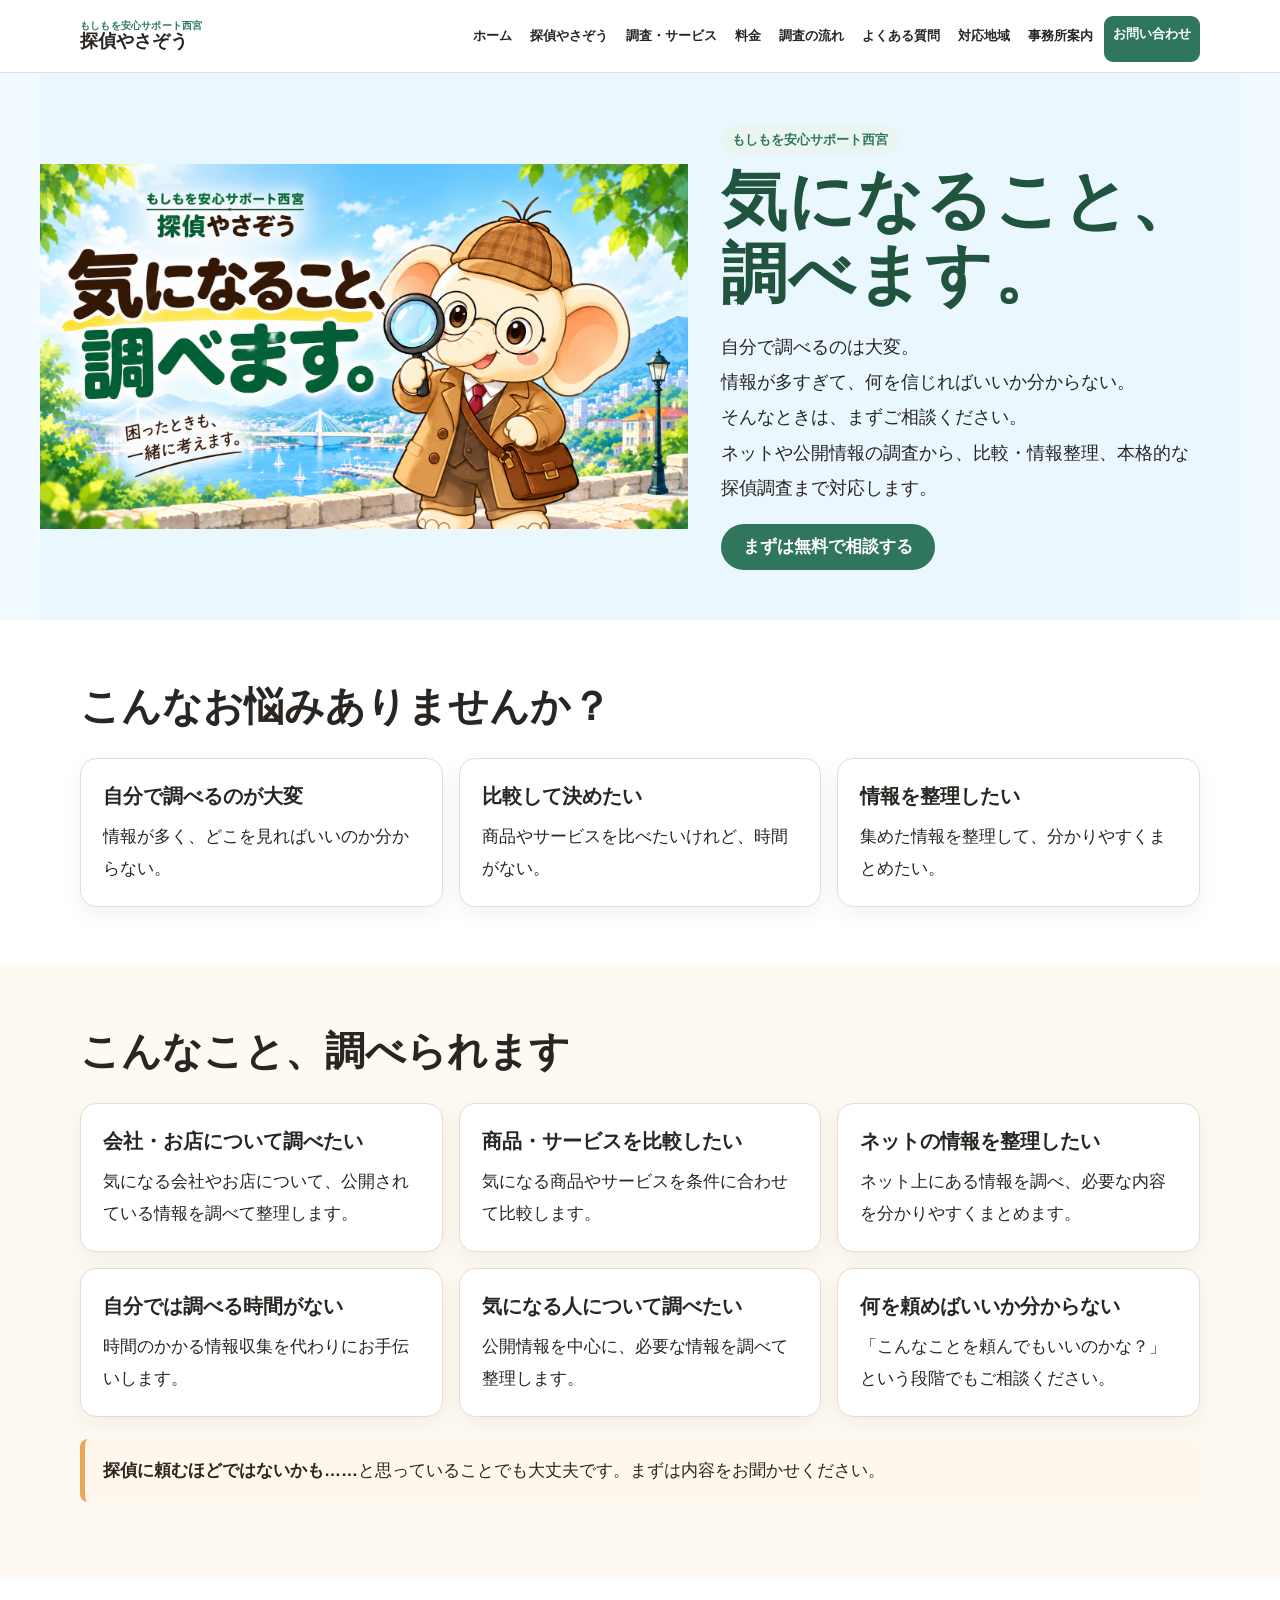
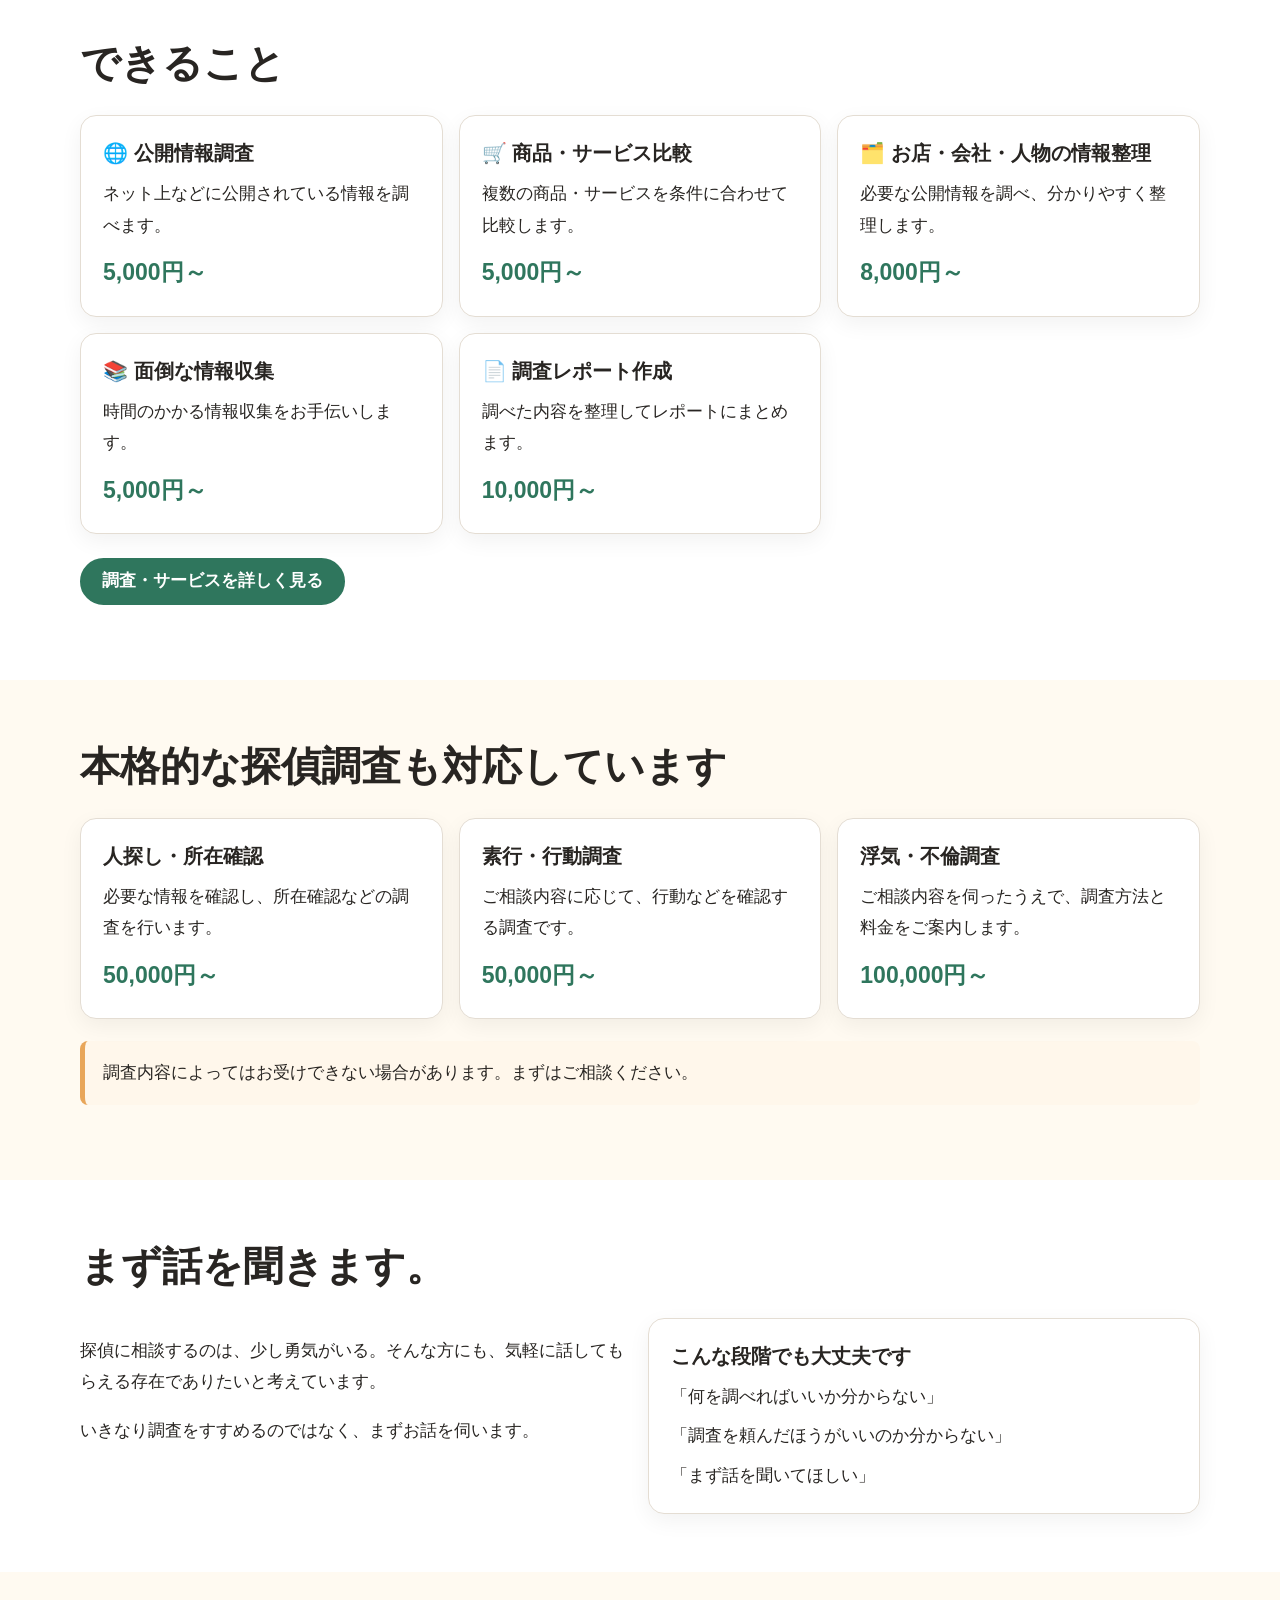
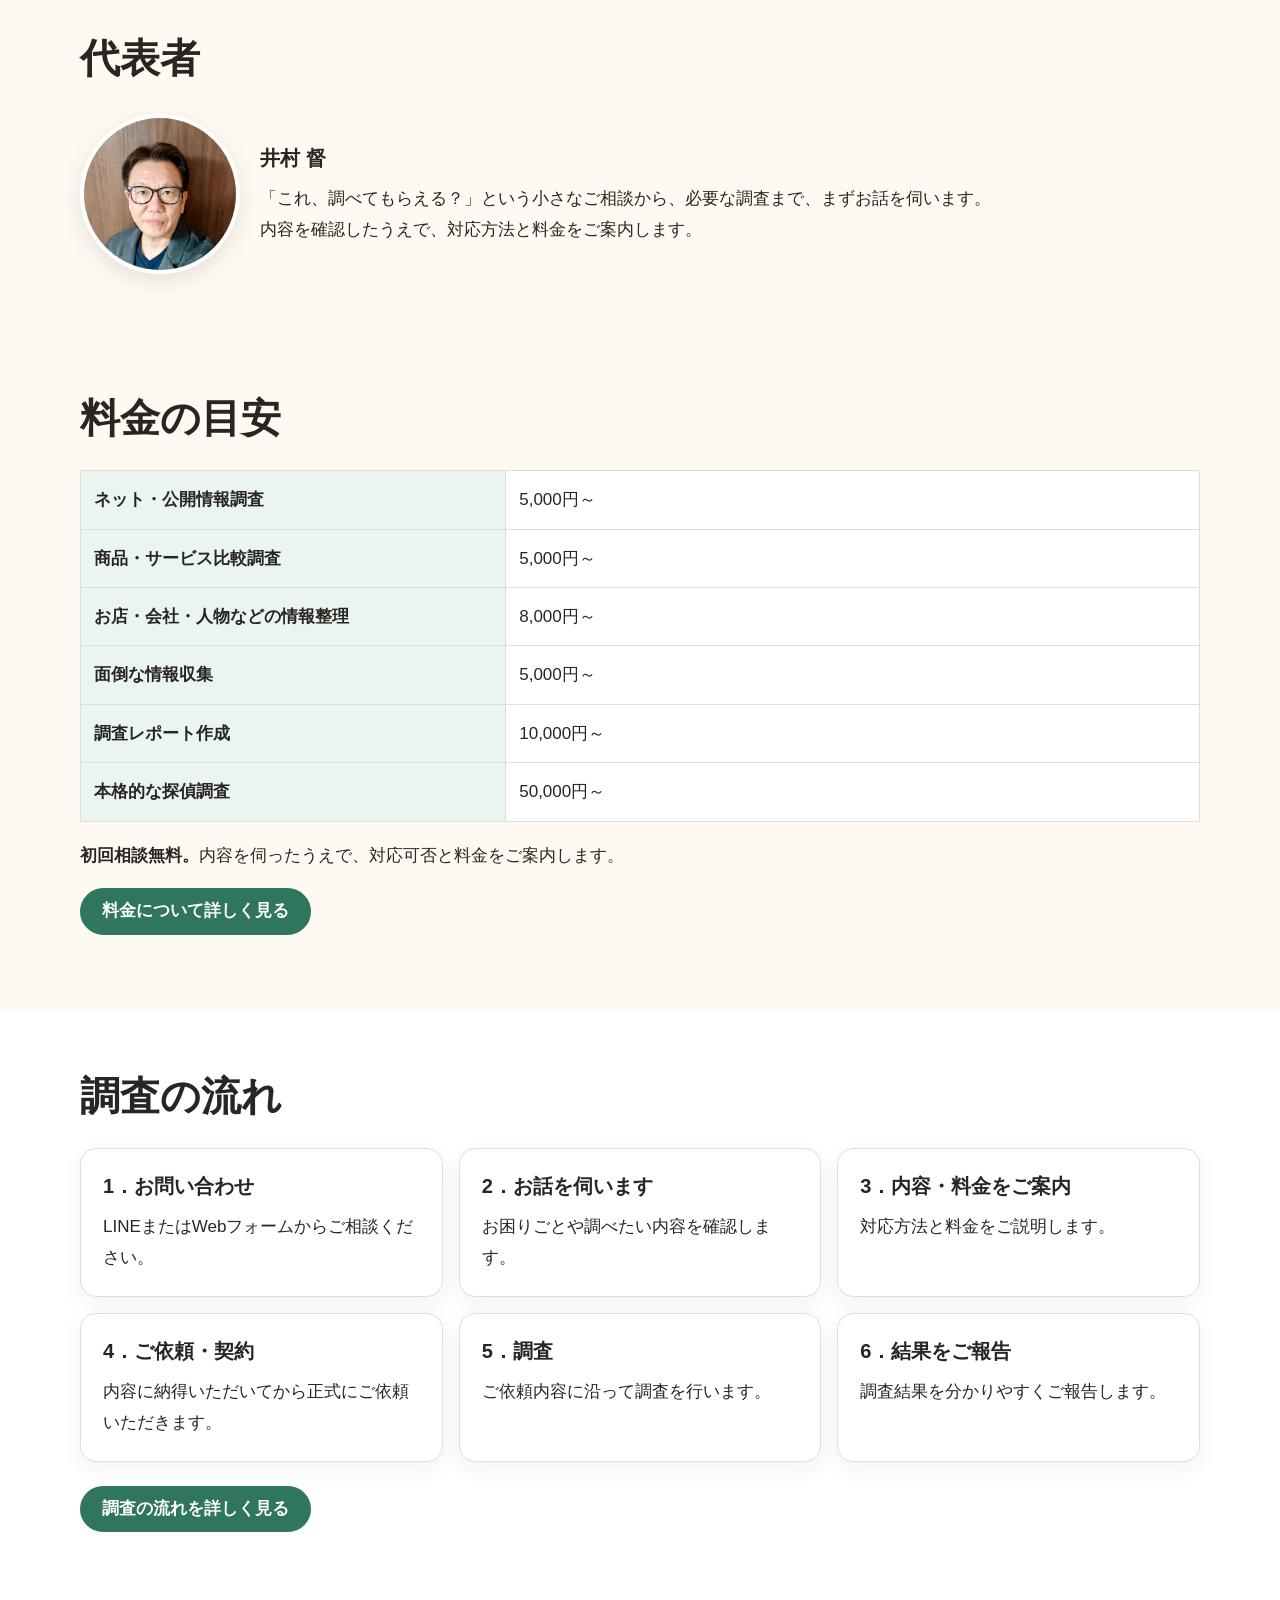
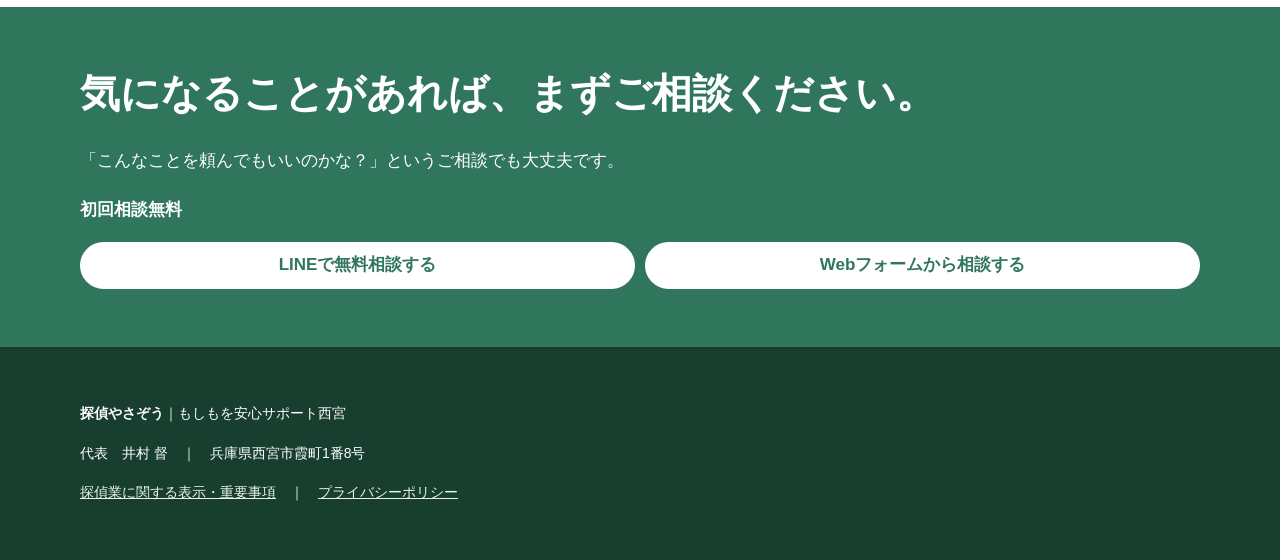
<file: index.html>
<!doctype html><html lang="ja"><head><meta charset="utf-8"><meta name="viewport" content="width=device-width,initial-scale=1"><title>もしもを安心サポート西宮 / 探偵やさぞう | 気になることを、調べます。</title><meta name="description" content="探偵やさぞうは、ネット・公開情報調査、商品・サービス比較、お店・会社・人物の情報整理、面倒な情報収集、調査レポート作成など、身近な『調べたい』から本格的な探偵調査まで対応します。初回相談無料。"><link rel="stylesheet" href="assets/style.css"><!-- Google tag (gtag.js) --><script async src="https://www.googletagmanager.com/gtag/js?id=G-EF1JP037MB"></script><script>window.dataLayer=window.dataLayer||[];function gtag(){dataLayer.push(arguments);}gtag('js',new Date());gtag('config','G-EF1JP037MB');</script></head><body><header class="head"><div class="wrap headin"><a class="logo" href="index.html"><small>もしもを安心サポート西宮</small><strong>探偵やさぞう</strong></a><input class="menu-toggle" type="checkbox" id="menu-toggle"><label class="menu-label" for="menu-toggle" aria-label="メニュー"><span class="open">☰</span><span class="close">×</span></label><nav class="nav"><a href="index.html">ホーム</a><a href="about.html">探偵やさぞう</a><a href="services.html">調査・サービス</a><a href="price.html">料金</a><a href="flow.html">調査の流れ</a><a href="faq.html">よくある質問</a><a href="area.html">対応地域</a><a href="office.html">事務所案内</a><a class="btn" href="contact.html">お問い合わせ</a></nav></div></header>
<main>
<section class="hero"><div class="wrap hero-inner"><img src="assets/tantei-yasazou-hero.png" alt="気になること、調べます。探偵やさぞう"><div class="hero-copy"><span class="tag">もしもを安心サポート西宮</span><h1>気になること、<br>調べます。</h1><p class="lead">自分で調べるのは大変。<br>情報が多すぎて、何を信じればいいか分からない。<br>そんなときは、まずご相談ください。<br>ネットや公開情報の調査から、比較・情報整理、本格的な探偵調査まで対応します。</p><a class="btn" href="contact.html">まずは無料で相談する</a></div></div></section>
<section class="sec"><div class="wrap"><h2>こんなお悩みありませんか？</h2><div class="grid"><div class="card"><h3>自分で調べるのが大変</h3><p>情報が多く、どこを見ればいいのか分からない。</p></div><div class="card"><h3>比較して決めたい</h3><p>商品やサービスを比べたいけれど、時間がない。</p></div><div class="card"><h3>情報を整理したい</h3><p>集めた情報を整理して、分かりやすくまとめたい。</p></div></div></div></section>
<section class="sec alt"><div class="wrap"><h2>こんなこと、調べられます</h2><div class="grid"><div class="card"><h3>会社・お店について調べたい</h3><p>気になる会社やお店について、公開されている情報を調べて整理します。</p></div><div class="card"><h3>商品・サービスを比較したい</h3><p>気になる商品やサービスを条件に合わせて比較します。</p></div><div class="card"><h3>ネットの情報を整理したい</h3><p>ネット上にある情報を調べ、必要な内容を分かりやすくまとめます。</p></div><div class="card"><h3>自分では調べる時間がない</h3><p>時間のかかる情報収集を代わりにお手伝いします。</p></div><div class="card"><h3>気になる人について調べたい</h3><p>公開情報を中心に、必要な情報を調べて整理します。</p></div><div class="card"><h3>何を頼めばいいか分からない</h3><p>「こんなことを頼んでもいいのかな？」という段階でもご相談ください。</p></div></div><p class="notice" style="margin-top:22px"><strong>探偵に頼むほどではないかも……</strong>と思っていることでも大丈夫です。まずは内容をお聞かせください。</p></div></section>
<section class="sec"><div class="wrap"><h2>できること</h2><div class="grid"><div class="card"><h3>🌐 公開情報調査</h3><p>ネット上などに公開されている情報を調べます。</p><b class="price">5,000円～</b></div><div class="card"><h3>🛒 商品・サービス比較</h3><p>複数の商品・サービスを条件に合わせて比較します。</p><b class="price">5,000円～</b></div><div class="card"><h3>🗂️ お店・会社・人物の情報整理</h3><p>必要な公開情報を調べ、分かりやすく整理します。</p><b class="price">8,000円～</b></div><div class="card"><h3>📚 面倒な情報収集</h3><p>時間のかかる情報収集をお手伝いします。</p><b class="price">5,000円～</b></div><div class="card"><h3>📄 調査レポート作成</h3><p>調べた内容を整理してレポートにまとめます。</p><b class="price">10,000円～</b></div></div><p style="margin-top:24px"><a class="btn" href="services.html">調査・サービスを詳しく見る</a></p></div></section>
<section class="sec alt"><div class="wrap"><h2>本格的な探偵調査も対応しています</h2><div class="grid"><div class="card"><h3>人探し・所在確認</h3><p>必要な情報を確認し、所在確認などの調査を行います。</p><b class="price">50,000円～</b></div><div class="card"><h3>素行・行動調査</h3><p>ご相談内容に応じて、行動などを確認する調査です。</p><b class="price">50,000円～</b></div><div class="card"><h3>浮気・不倫調査</h3><p>ご相談内容を伺ったうえで、調査方法と料金をご案内します。</p><b class="price">100,000円～</b></div></div><p class="notice" style="margin-top:22px">調査内容によってはお受けできない場合があります。まずはご相談ください。</p></div></section>
<section class="sec"><div class="wrap"><h2>まず話を聞きます。</h2><div class="two"><div><p>探偵に相談するのは、少し勇気がいる。そんな方にも、気軽に話してもらえる存在でありたいと考えています。</p><p>いきなり調査をすすめるのではなく、まずお話を伺います。</p></div><div class="card"><h3>こんな段階でも大丈夫です</h3><p>「何を調べればいいか分からない」</p><p>「調査を頼んだほうがいいのか分からない」</p><p>「まず話を聞いてほしい」</p></div></div></div></section><section class="sec alt"><div class="wrap"><h2>代表者</h2><div class="representative"><img src="assets/representative-imura.jpg" alt="代表 井村 督"><div><h3>井村 督</h3><p>「これ、調べてもらえる？」という小さなご相談から、必要な調査まで、まずお話を伺います。</p><p>内容を確認したうえで、対応方法と料金をご案内します。</p></div></div></div></section>
<section class="sec alt"><div class="wrap"><h2>料金の目安</h2><table><tr><th>ネット・公開情報調査</th><td>5,000円～</td></tr><tr><th>商品・サービス比較調査</th><td>5,000円～</td></tr><tr><th>お店・会社・人物などの情報整理</th><td>8,000円～</td></tr><tr><th>面倒な情報収集</th><td>5,000円～</td></tr><tr><th>調査レポート作成</th><td>10,000円～</td></tr><tr><th>本格的な探偵調査</th><td>50,000円～</td></tr></table><p style="margin-top:18px"><strong>初回相談無料。</strong>内容を伺ったうえで、対応可否と料金をご案内します。</p><p><a class="btn" href="price.html">料金について詳しく見る</a></p></div></section>
<section class="sec"><div class="wrap"><h2>調査の流れ</h2><div class="grid"><div class="card"><h3>1．お問い合わせ</h3><p>LINEまたはWebフォームからご相談ください。</p></div><div class="card"><h3>2．お話を伺います</h3><p>お困りごとや調べたい内容を確認します。</p></div><div class="card"><h3>3．内容・料金をご案内</h3><p>対応方法と料金をご説明します。</p></div><div class="card"><h3>4．ご依頼・契約</h3><p>内容に納得いただいてから正式にご依頼いただきます。</p></div><div class="card"><h3>5．調査</h3><p>ご依頼内容に沿って調査を行います。</p></div><div class="card"><h3>6．結果をご報告</h3><p>調査結果を分かりやすくご報告します。</p></div></div><p style="margin-top:24px"><a class="btn" href="flow.html">調査の流れを詳しく見る</a></p></div></section>
<section class="sec green"><div class="wrap"><h2>気になることがあれば、まずご相談ください。</h2><p>「こんなことを頼んでもいいのかな？」というご相談でも大丈夫です。</p><p><strong>初回相談無料</strong></p><div class="cta-row"><a class="btn" href="https://lin.ee/oAWZvcK">LINEで無料相談する</a><a class="btn" href="contact.html">Webフォームから相談する</a></div></div></section>
</main><div class="sticky-contact"><a class="btn line" href="https://lin.ee/oAWZvcK">LINEで相談</a><a class="btn" href="contact.html">お問い合わせ</a></div><footer class="footer"><div class="wrap"><p><b>探偵やさぞう</b>｜もしもを安心サポート西宮</p><p>代表　井村 督　｜　兵庫県西宮市霞町1番8号</p><p><a href="legal.html">探偵業に関する表示・重要事項</a>　｜　<a href="privacy.html">プライバシーポリシー</a></p></div></footer></body></html>
</file>
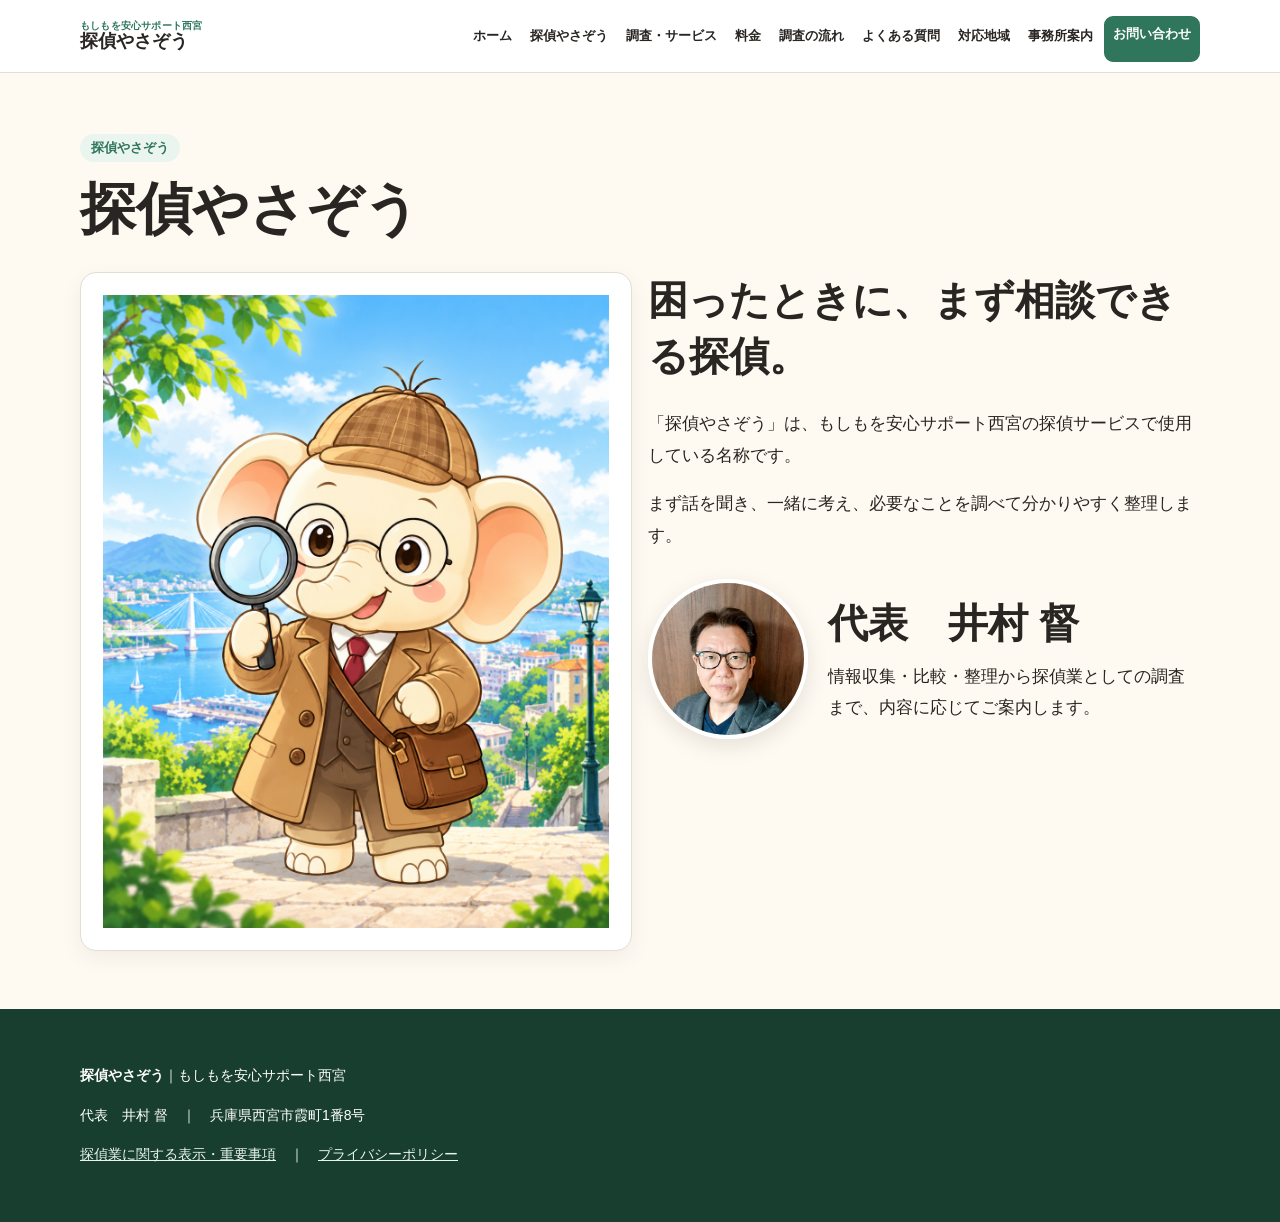
<file: about.html>
<!doctype html><html lang="ja"><head><meta charset="utf-8"><meta name="viewport" content="width=device-width,initial-scale=1"><title>探偵やさぞう｜探偵やさぞう</title><link rel="stylesheet" href="assets/style.css"><!-- Google tag (gtag.js) --><script async src="https://www.googletagmanager.com/gtag/js?id=G-EF1JP037MB"></script><script>window.dataLayer=window.dataLayer||[];function gtag(){dataLayer.push(arguments);}gtag('js',new Date());gtag('config','G-EF1JP037MB');</script></head><body><header class="head"><div class="wrap headin"><a class="logo" href="index.html"><small>もしもを安心サポート西宮</small><strong>探偵やさぞう</strong></a><input class="menu-toggle" type="checkbox" id="menu-toggle"><label class="menu-label" for="menu-toggle" aria-label="メニュー"><span class="open">☰</span><span class="close">×</span></label><nav class="nav"><a href="index.html">ホーム</a><a href="about.html">探偵やさぞう</a><a href="services.html">調査・サービス</a><a href="price.html">料金</a><a href="flow.html">調査の流れ</a><a href="faq.html">よくある質問</a><a href="area.html">対応地域</a><a href="office.html">事務所案内</a><a class="btn" href="contact.html">お問い合わせ</a></nav></div></header>
<main><section class="sec alt"><div class="wrap"><span class="tag">探偵やさぞう</span><h1>探偵やさぞう</h1><div class="two"><div class="card"><img src="assets/tantei-yasazou-mobile-hero.png" alt="探偵やさぞう"></div><div><h2>困ったときに、まず相談できる探偵。</h2><p>「探偵やさぞう」は、もしもを安心サポート西宮の探偵サービスで使用している名称です。</p><p>まず話を聞き、一緒に考え、必要なことを調べて分かりやすく整理します。</p><div class="representative"><img src="assets/representative-imura.jpg" alt="代表 井村 督"><div><h2>代表　井村 督</h2><p>情報収集・比較・整理から探偵業としての調査まで、内容に応じてご案内します。</p></div></div></div></div></div></section></main><div class="sticky-contact"><a class="btn line" href="https://lin.ee/oAWZvcK">LINEで相談</a><a class="btn" href="contact.html">お問い合わせ</a></div><footer class="footer"><div class="wrap"><p><b>探偵やさぞう</b>｜もしもを安心サポート西宮</p><p>代表　井村 督　｜　兵庫県西宮市霞町1番8号</p><p><a href="legal.html">探偵業に関する表示・重要事項</a>　｜　<a href="privacy.html">プライバシーポリシー</a></p></div></footer>
</body></html>
</file>
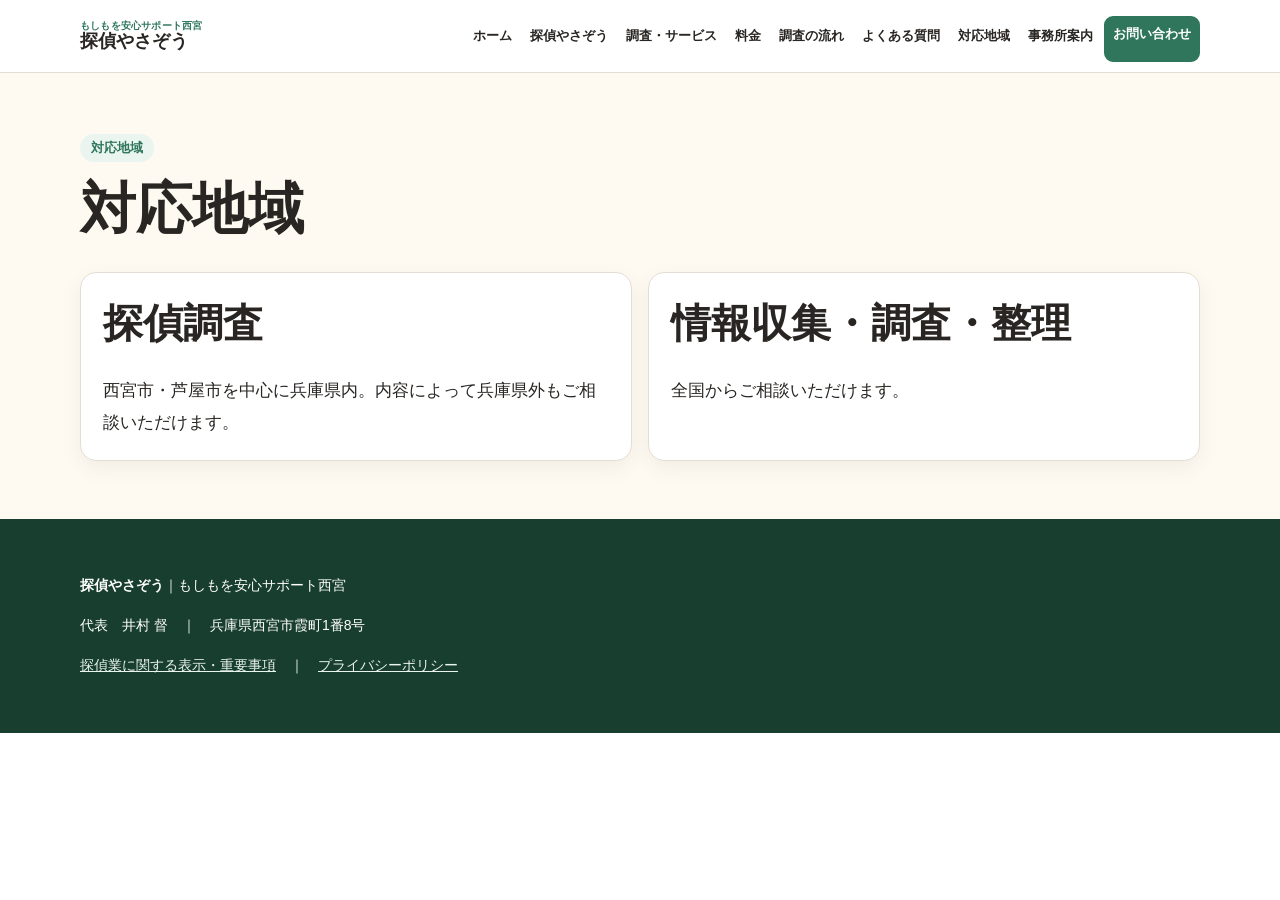
<file: area.html>
<!doctype html><html lang="ja"><head><meta charset="utf-8"><meta name="viewport" content="width=device-width,initial-scale=1"><title>対応地域｜探偵やさぞう</title><link rel="stylesheet" href="assets/style.css"><!-- Google tag (gtag.js) --><script async src="https://www.googletagmanager.com/gtag/js?id=G-EF1JP037MB"></script><script>window.dataLayer=window.dataLayer||[];function gtag(){dataLayer.push(arguments);}gtag('js',new Date());gtag('config','G-EF1JP037MB');</script></head><body><header class="head"><div class="wrap headin"><a class="logo" href="index.html"><small>もしもを安心サポート西宮</small><strong>探偵やさぞう</strong></a><input class="menu-toggle" type="checkbox" id="menu-toggle"><label class="menu-label" for="menu-toggle" aria-label="メニュー"><span class="open">☰</span><span class="close">×</span></label><nav class="nav"><a href="index.html">ホーム</a><a href="about.html">探偵やさぞう</a><a href="services.html">調査・サービス</a><a href="price.html">料金</a><a href="flow.html">調査の流れ</a><a href="faq.html">よくある質問</a><a href="area.html">対応地域</a><a href="office.html">事務所案内</a><a class="btn" href="contact.html">お問い合わせ</a></nav></div></header>
<main><section class="sec alt"><div class="wrap"><span class="tag">対応地域</span><h1>対応地域</h1><div class="two"><div class="card"><h2>探偵調査</h2><p>西宮市・芦屋市を中心に兵庫県内。内容によって兵庫県外もご相談いただけます。</p></div><div class="card"><h2>情報収集・調査・整理</h2><p>全国からご相談いただけます。</p></div></div></div></section></main><div class="sticky-contact"><a class="btn line" href="https://lin.ee/oAWZvcK">LINEで相談</a><a class="btn" href="contact.html">お問い合わせ</a></div><footer class="footer"><div class="wrap"><p><b>探偵やさぞう</b>｜もしもを安心サポート西宮</p><p>代表　井村 督　｜　兵庫県西宮市霞町1番8号</p><p><a href="legal.html">探偵業に関する表示・重要事項</a>　｜　<a href="privacy.html">プライバシーポリシー</a></p></div></footer>
</body></html>
</file>
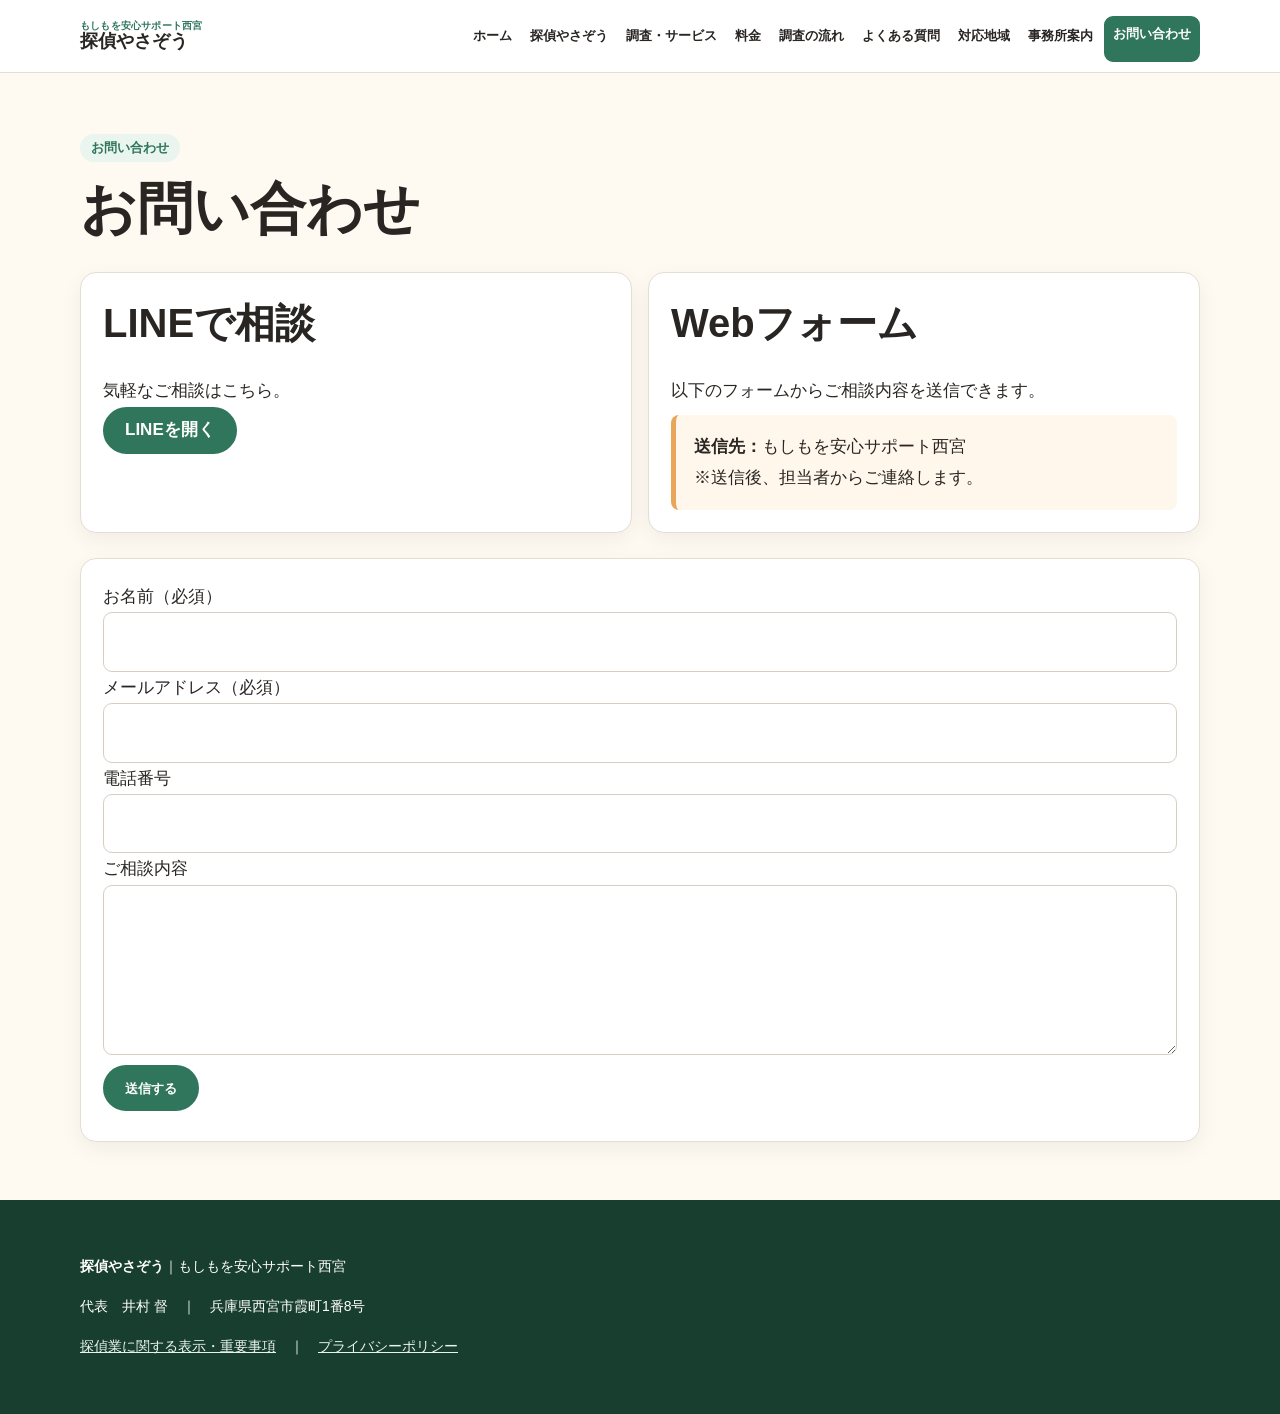
<file: contact.html>
<!doctype html><html lang="ja"><head><meta charset="utf-8"><meta name="viewport" content="width=device-width,initial-scale=1"><title>お問い合わせ｜探偵やさぞう</title><link rel="stylesheet" href="assets/style.css"><!-- Google tag (gtag.js) --><script async src="https://www.googletagmanager.com/gtag/js?id=G-EF1JP037MB"></script><script>window.dataLayer=window.dataLayer||[];function gtag(){dataLayer.push(arguments);}gtag('js',new Date());gtag('config','G-EF1JP037MB');</script></head><body><header class="head"><div class="wrap headin"><a class="logo" href="index.html"><small>もしもを安心サポート西宮</small><strong>探偵やさぞう</strong></a><input class="menu-toggle" type="checkbox" id="menu-toggle"><label class="menu-label" for="menu-toggle" aria-label="メニュー"><span class="open">☰</span><span class="close">×</span></label><nav class="nav"><a href="index.html">ホーム</a><a href="about.html">探偵やさぞう</a><a href="services.html">調査・サービス</a><a href="price.html">料金</a><a href="flow.html">調査の流れ</a><a href="faq.html">よくある質問</a><a href="area.html">対応地域</a><a href="office.html">事務所案内</a><a class="btn" href="contact.html">お問い合わせ</a></nav></div></header><main><section class="sec alt"><div class="wrap"><span class="tag">お問い合わせ</span><h1>お問い合わせ</h1><div class="two"><div class="card"><h2>LINEで相談</h2><p>気軽なご相談はこちら。</p><a class="btn" href="https://lin.ee/oAWZvcK">LINEを開く</a></div><div class="card"><h2>Webフォーム</h2><p>以下のフォームからご相談内容を送信できます。</p><p class="notice"><b>送信先：</b>もしもを安心サポート西宮<br>※送信後、担当者からご連絡します。</p></div></div><form id="contact-form" class="card contact-form" style="margin-top:25px" method="post" action="https://script.google.com/macros/s/AKfycbxjYgsmUwB5NFnYkrYEJj8yEe79INtpPQyqpcUpYqmO4KRyM2JvY3thOTYr8XFAmtL-dg/exec" target="form-response"><label>お名前（必須）<input name="name" autocomplete="name" required></label><br><label>メールアドレス（必須）<input name="email" type="email" autocomplete="email" required></label><br><label>電話番号<input name="phone" type="tel" autocomplete="tel"></label><br><label>ご相談内容<textarea name="message" required></textarea></label><input type="hidden" name="category" value="Webフォームからのお問い合わせ"><br><button id="submit-button" class="btn" type="submit">送信する</button><p id="form-status" class="form-status" role="status"></p></form><iframe name="form-response" id="form-response" title="送信結果" class="form-response" aria-hidden="true"></iframe></div></section></main><div class="sticky-contact"><a class="btn line" href="https://lin.ee/oAWZvcK">LINEで相談</a><a class="btn" href="contact.html">お問い合わせ</a></div><footer class="footer"><div class="wrap"><p><b>探偵やさぞう</b>｜もしもを安心サポート西宮</p><p>代表　井村 督　｜　兵庫県西宮市霞町1番8号</p><p><a href="legal.html">探偵業に関する表示・重要事項</a>　｜　<a href="privacy.html">プライバシーポリシー</a></p></div></footer><script src="assets/contact-config.js"></script><script src="assets/contact.js"></script></body></html>
</file>
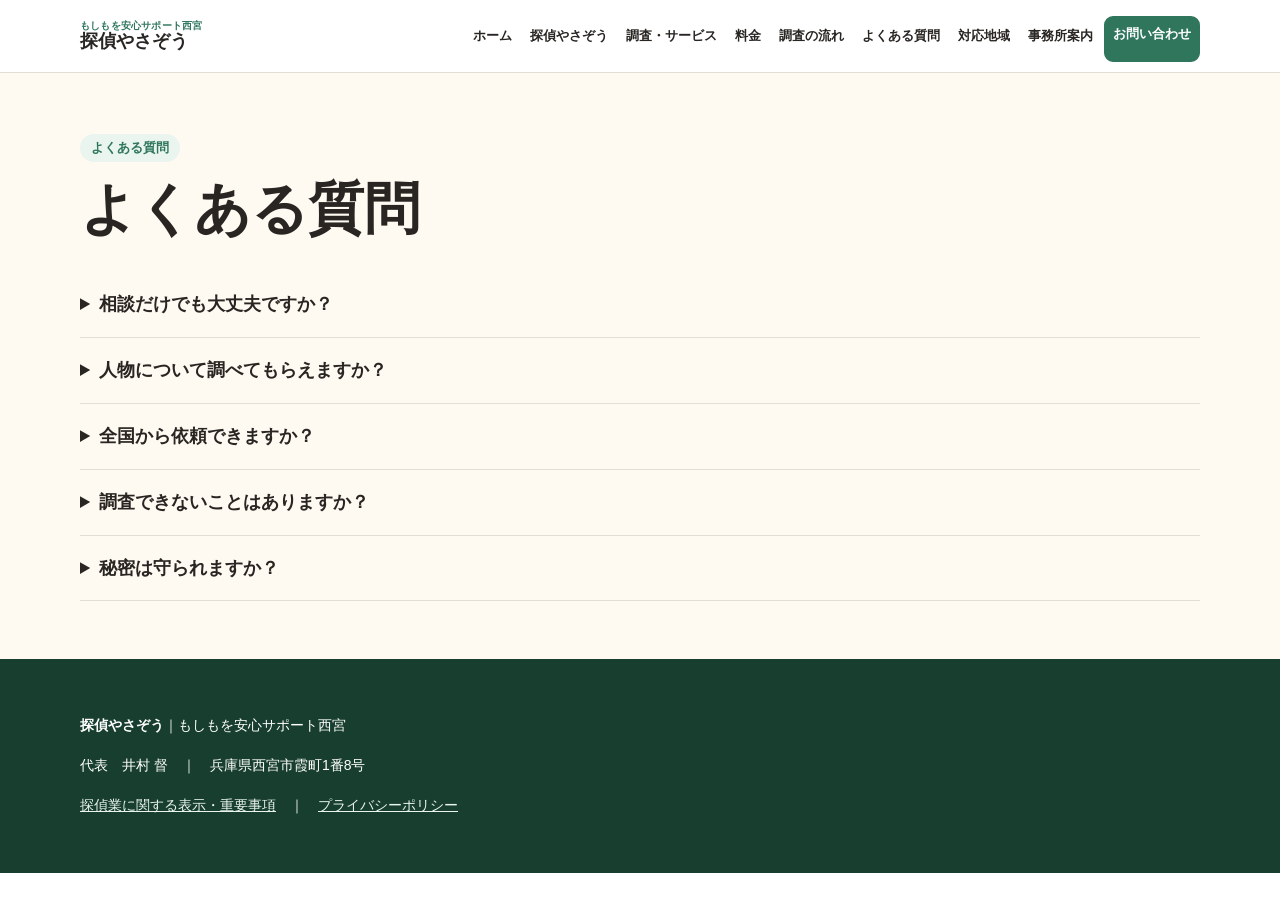
<file: faq.html>
<!doctype html><html lang="ja"><head><meta charset="utf-8"><meta name="viewport" content="width=device-width,initial-scale=1"><title>よくある質問｜探偵やさぞう</title><link rel="stylesheet" href="assets/style.css"><!-- Google tag (gtag.js) --><script async src="https://www.googletagmanager.com/gtag/js?id=G-EF1JP037MB"></script><script>window.dataLayer=window.dataLayer||[];function gtag(){dataLayer.push(arguments);}gtag('js',new Date());gtag('config','G-EF1JP037MB');</script></head><body><header class="head"><div class="wrap headin"><a class="logo" href="index.html"><small>もしもを安心サポート西宮</small><strong>探偵やさぞう</strong></a><input class="menu-toggle" type="checkbox" id="menu-toggle"><label class="menu-label" for="menu-toggle" aria-label="メニュー"><span class="open">☰</span><span class="close">×</span></label><nav class="nav"><a href="index.html">ホーム</a><a href="about.html">探偵やさぞう</a><a href="services.html">調査・サービス</a><a href="price.html">料金</a><a href="flow.html">調査の流れ</a><a href="faq.html">よくある質問</a><a href="area.html">対応地域</a><a href="office.html">事務所案内</a><a class="btn" href="contact.html">お問い合わせ</a></nav></div></header>
<main><section class="sec alt"><div class="wrap"><span class="tag">よくある質問</span><h1>よくある質問</h1><div class="faq"><details><summary>相談だけでも大丈夫ですか？</summary><p>はい。相談段階でもお気軽にご連絡ください。</p></details><details><summary>人物について調べてもらえますか？</summary><p>公開情報を対象とした調査・整理であればご相談いただけます。</p></details><details><summary>全国から依頼できますか？</summary><p>情報収集・調査・整理サービスは全国対応です。</p></details><details><summary>調査できないことはありますか？</summary><p>違法行為につながる調査や他人の権利・利益を不当に侵害するおそれのある調査はお受けできません。</p></details><details><summary>秘密は守られますか？</summary><p>ご相談・ご依頼に関する情報は適切に取り扱います。</p></details></div></div></section></main><div class="sticky-contact"><a class="btn line" href="https://lin.ee/oAWZvcK">LINEで相談</a><a class="btn" href="contact.html">お問い合わせ</a></div><footer class="footer"><div class="wrap"><p><b>探偵やさぞう</b>｜もしもを安心サポート西宮</p><p>代表　井村 督　｜　兵庫県西宮市霞町1番8号</p><p><a href="legal.html">探偵業に関する表示・重要事項</a>　｜　<a href="privacy.html">プライバシーポリシー</a></p></div></footer>
</body></html>
</file>
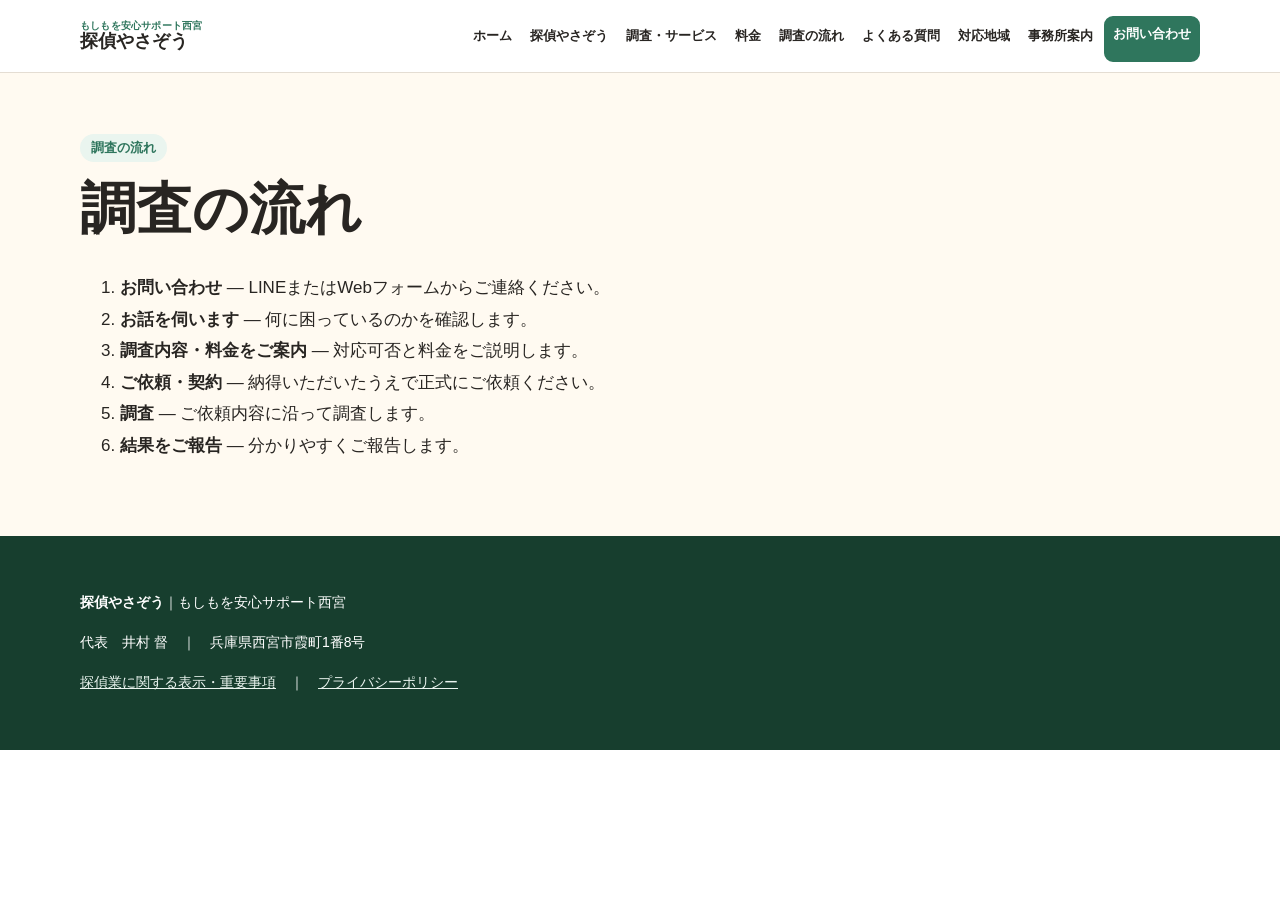
<file: flow.html>
<!doctype html><html lang="ja"><head><meta charset="utf-8"><meta name="viewport" content="width=device-width,initial-scale=1"><title>調査の流れ｜探偵やさぞう</title><link rel="stylesheet" href="assets/style.css"><!-- Google tag (gtag.js) --><script async src="https://www.googletagmanager.com/gtag/js?id=G-EF1JP037MB"></script><script>window.dataLayer=window.dataLayer||[];function gtag(){dataLayer.push(arguments);}gtag('js',new Date());gtag('config','G-EF1JP037MB');</script></head><body><header class="head"><div class="wrap headin"><a class="logo" href="index.html"><small>もしもを安心サポート西宮</small><strong>探偵やさぞう</strong></a><input class="menu-toggle" type="checkbox" id="menu-toggle"><label class="menu-label" for="menu-toggle" aria-label="メニュー"><span class="open">☰</span><span class="close">×</span></label><nav class="nav"><a href="index.html">ホーム</a><a href="about.html">探偵やさぞう</a><a href="services.html">調査・サービス</a><a href="price.html">料金</a><a href="flow.html">調査の流れ</a><a href="faq.html">よくある質問</a><a href="area.html">対応地域</a><a href="office.html">事務所案内</a><a class="btn" href="contact.html">お問い合わせ</a></nav></div></header>
<main><section class="sec alt"><div class="wrap"><span class="tag">調査の流れ</span><h1>調査の流れ</h1><ol><li><b>お問い合わせ</b> — LINEまたはWebフォームからご連絡ください。</li><li><b>お話を伺います</b> — 何に困っているのかを確認します。</li><li><b>調査内容・料金をご案内</b> — 対応可否と料金をご説明します。</li><li><b>ご依頼・契約</b> — 納得いただいたうえで正式にご依頼ください。</li><li><b>調査</b> — ご依頼内容に沿って調査します。</li><li><b>結果をご報告</b> — 分かりやすくご報告します。</li></ol></div></section></main><div class="sticky-contact"><a class="btn line" href="https://lin.ee/oAWZvcK">LINEで相談</a><a class="btn" href="contact.html">お問い合わせ</a></div><footer class="footer"><div class="wrap"><p><b>探偵やさぞう</b>｜もしもを安心サポート西宮</p><p>代表　井村 督　｜　兵庫県西宮市霞町1番8号</p><p><a href="legal.html">探偵業に関する表示・重要事項</a>　｜　<a href="privacy.html">プライバシーポリシー</a></p></div></footer>
</body></html>
</file>
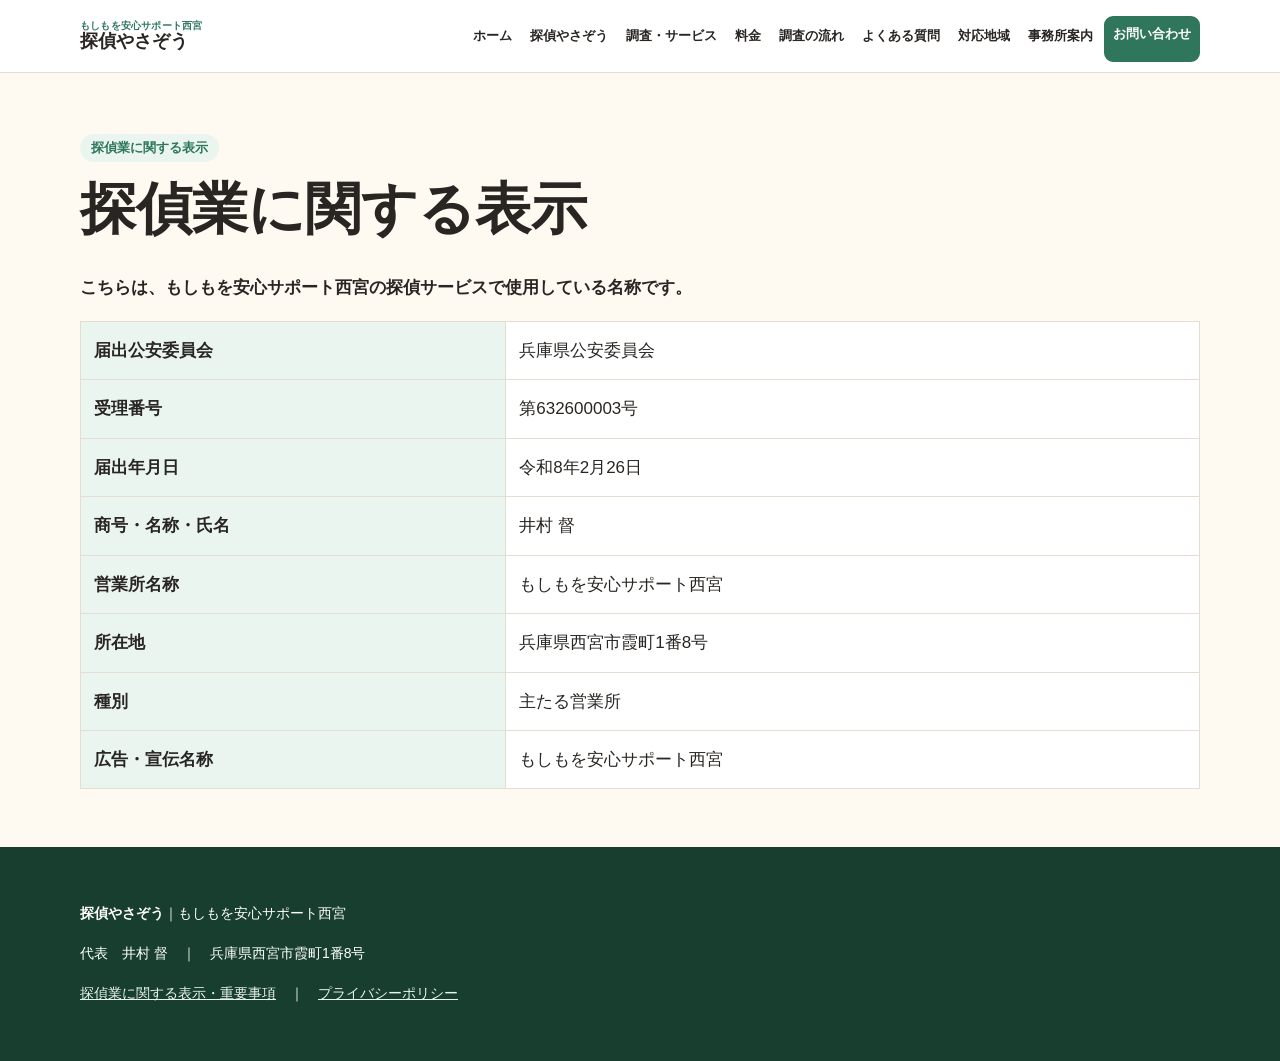
<file: legal.html>
<!doctype html><html lang="ja"><head><meta charset="utf-8"><meta name="viewport" content="width=device-width,initial-scale=1"><title>探偵業に関する表示｜探偵やさぞう</title><link rel="stylesheet" href="assets/style.css"><!-- Google tag (gtag.js) --><script async src="https://www.googletagmanager.com/gtag/js?id=G-EF1JP037MB"></script><script>window.dataLayer=window.dataLayer||[];function gtag(){dataLayer.push(arguments);}gtag('js',new Date());gtag('config','G-EF1JP037MB');</script></head><body><header class="head"><div class="wrap headin"><a class="logo" href="index.html"><small>もしもを安心サポート西宮</small><strong>探偵やさぞう</strong></a><input class="menu-toggle" type="checkbox" id="menu-toggle"><label class="menu-label" for="menu-toggle" aria-label="メニュー"><span class="open">☰</span><span class="close">×</span></label><nav class="nav"><a href="index.html">ホーム</a><a href="about.html">探偵やさぞう</a><a href="services.html">調査・サービス</a><a href="price.html">料金</a><a href="flow.html">調査の流れ</a><a href="faq.html">よくある質問</a><a href="area.html">対応地域</a><a href="office.html">事務所案内</a><a class="btn" href="contact.html">お問い合わせ</a></nav></div></header>
<main><section class="sec alt"><div class="wrap"><span class="tag">探偵業に関する表示</span><h1>探偵業に関する表示</h1><p><b>こちらは、もしもを安心サポート西宮の探偵サービスで使用している名称です。</b></p><table><tr><th>届出公安委員会</th><td>兵庫県公安委員会</td></tr><tr><th>受理番号</th><td>第632600003号</td></tr><tr><th>届出年月日</th><td>令和8年2月26日</td></tr><tr><th>商号・名称・氏名</th><td>井村 督</td></tr><tr><th>営業所名称</th><td>もしもを安心サポート西宮</td></tr><tr><th>所在地</th><td>兵庫県西宮市霞町1番8号</td></tr><tr><th>種別</th><td>主たる営業所</td></tr><tr><th>広告・宣伝名称</th><td>もしもを安心サポート西宮</td></tr></table></div></section></main><div class="sticky-contact"><a class="btn line" href="https://lin.ee/oAWZvcK">LINEで相談</a><a class="btn" href="contact.html">お問い合わせ</a></div><footer class="footer"><div class="wrap"><p><b>探偵やさぞう</b>｜もしもを安心サポート西宮</p><p>代表　井村 督　｜　兵庫県西宮市霞町1番8号</p><p><a href="legal.html">探偵業に関する表示・重要事項</a>　｜　<a href="privacy.html">プライバシーポリシー</a></p></div></footer>
</body></html>
</file>
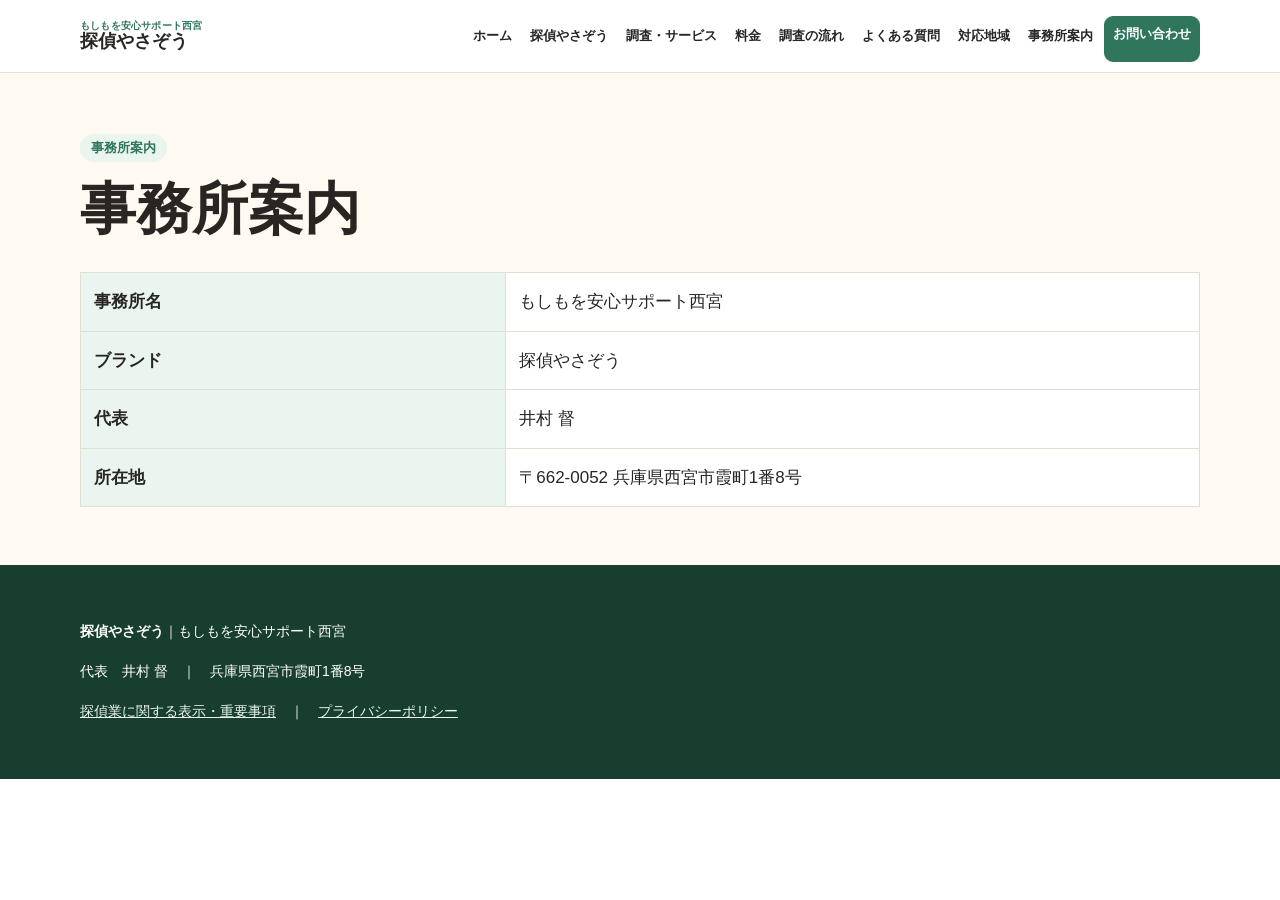
<file: office.html>
<!doctype html><html lang="ja"><head><meta charset="utf-8"><meta name="viewport" content="width=device-width,initial-scale=1"><title>事務所案内｜探偵やさぞう</title><link rel="stylesheet" href="assets/style.css"><!-- Google tag (gtag.js) --><script async src="https://www.googletagmanager.com/gtag/js?id=G-EF1JP037MB"></script><script>window.dataLayer=window.dataLayer||[];function gtag(){dataLayer.push(arguments);}gtag('js',new Date());gtag('config','G-EF1JP037MB');</script></head><body><header class="head"><div class="wrap headin"><a class="logo" href="index.html"><small>もしもを安心サポート西宮</small><strong>探偵やさぞう</strong></a><input class="menu-toggle" type="checkbox" id="menu-toggle"><label class="menu-label" for="menu-toggle" aria-label="メニュー"><span class="open">☰</span><span class="close">×</span></label><nav class="nav"><a href="index.html">ホーム</a><a href="about.html">探偵やさぞう</a><a href="services.html">調査・サービス</a><a href="price.html">料金</a><a href="flow.html">調査の流れ</a><a href="faq.html">よくある質問</a><a href="area.html">対応地域</a><a href="office.html">事務所案内</a><a class="btn" href="contact.html">お問い合わせ</a></nav></div></header>
<main><section class="sec alt"><div class="wrap"><span class="tag">事務所案内</span><h1>事務所案内</h1><table><tr><th>事務所名</th><td>もしもを安心サポート西宮</td></tr><tr><th>ブランド</th><td>探偵やさぞう</td></tr><tr><th>代表</th><td>井村 督</td></tr><tr><th>所在地</th><td>〒662-0052 兵庫県西宮市霞町1番8号</td></tr></table></div></section></main><div class="sticky-contact"><a class="btn line" href="https://lin.ee/oAWZvcK">LINEで相談</a><a class="btn" href="contact.html">お問い合わせ</a></div><footer class="footer"><div class="wrap"><p><b>探偵やさぞう</b>｜もしもを安心サポート西宮</p><p>代表　井村 督　｜　兵庫県西宮市霞町1番8号</p><p><a href="legal.html">探偵業に関する表示・重要事項</a>　｜　<a href="privacy.html">プライバシーポリシー</a></p></div></footer>
</body></html>
</file>
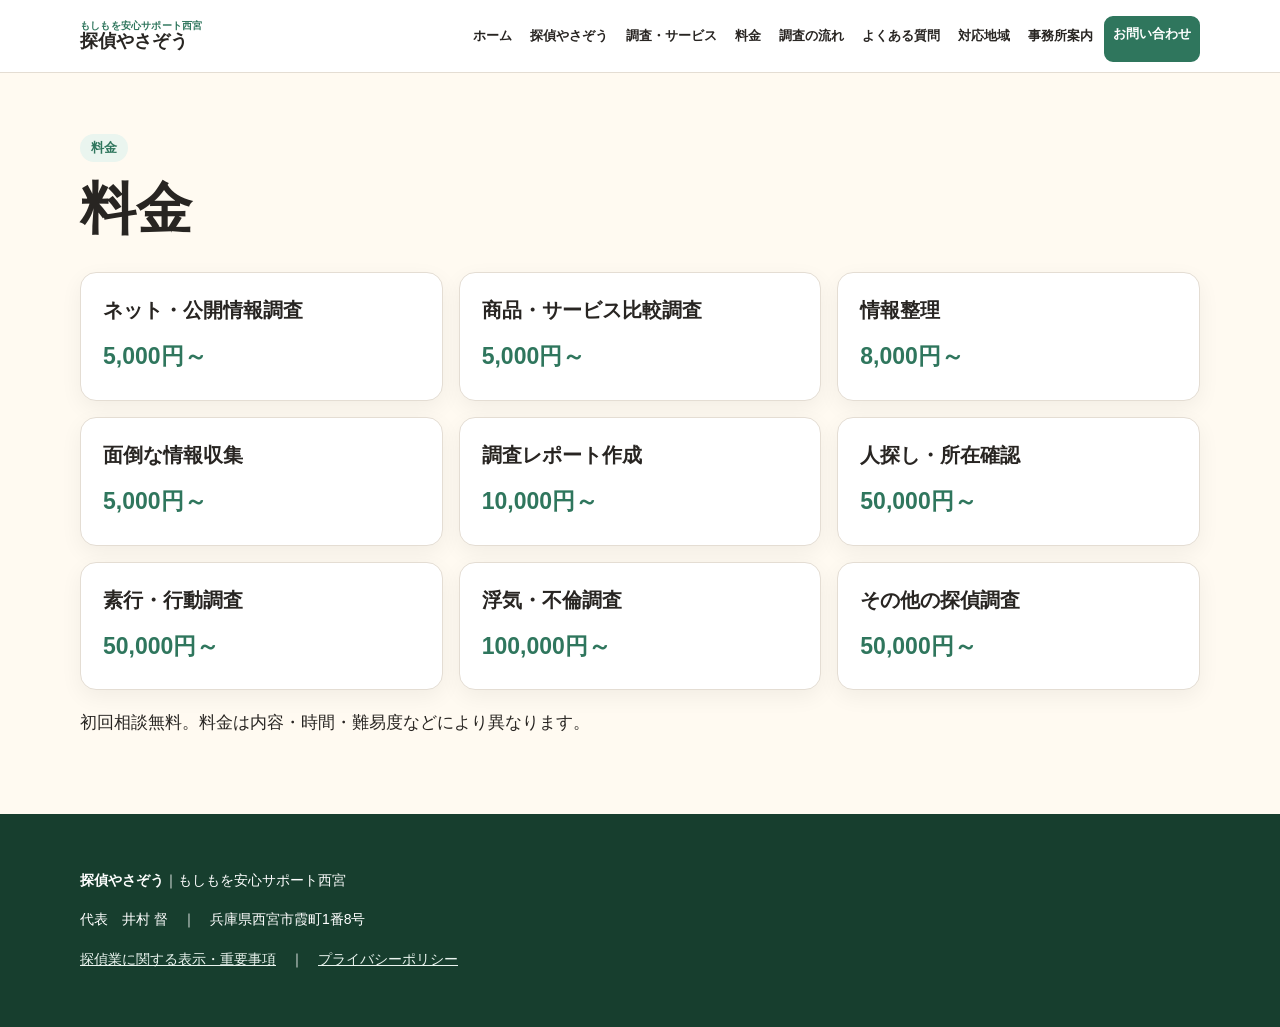
<file: price.html>
<!doctype html><html lang="ja"><head><meta charset="utf-8"><meta name="viewport" content="width=device-width,initial-scale=1"><title>料金｜探偵やさぞう</title><link rel="stylesheet" href="assets/style.css"><!-- Google tag (gtag.js) --><script async src="https://www.googletagmanager.com/gtag/js?id=G-EF1JP037MB"></script><script>window.dataLayer=window.dataLayer||[];function gtag(){dataLayer.push(arguments);}gtag('js',new Date());gtag('config','G-EF1JP037MB');</script></head><body><header class="head"><div class="wrap headin"><a class="logo" href="index.html"><small>もしもを安心サポート西宮</small><strong>探偵やさぞう</strong></a><input class="menu-toggle" type="checkbox" id="menu-toggle"><label class="menu-label" for="menu-toggle" aria-label="メニュー"><span class="open">☰</span><span class="close">×</span></label><nav class="nav"><a href="index.html">ホーム</a><a href="about.html">探偵やさぞう</a><a href="services.html">調査・サービス</a><a href="price.html">料金</a><a href="flow.html">調査の流れ</a><a href="faq.html">よくある質問</a><a href="area.html">対応地域</a><a href="office.html">事務所案内</a><a class="btn" href="contact.html">お問い合わせ</a></nav></div></header>
<main><section class="sec alt"><div class="wrap"><span class="tag">料金</span><h1>料金</h1><div class="grid"><div class="card"><h3>ネット・公開情報調査</h3><b class="price">5,000円～</b></div><div class="card"><h3>商品・サービス比較調査</h3><b class="price">5,000円～</b></div><div class="card"><h3>情報整理</h3><b class="price">8,000円～</b></div><div class="card"><h3>面倒な情報収集</h3><b class="price">5,000円～</b></div><div class="card"><h3>調査レポート作成</h3><b class="price">10,000円～</b></div><div class="card"><h3>人探し・所在確認</h3><b class="price">50,000円～</b></div><div class="card"><h3>素行・行動調査</h3><b class="price">50,000円～</b></div><div class="card"><h3>浮気・不倫調査</h3><b class="price">100,000円～</b></div><div class="card"><h3>その他の探偵調査</h3><b class="price">50,000円～</b></div></div><p>初回相談無料。料金は内容・時間・難易度などにより異なります。</p></div></section></main><div class="sticky-contact"><a class="btn line" href="https://lin.ee/oAWZvcK">LINEで相談</a><a class="btn" href="contact.html">お問い合わせ</a></div><footer class="footer"><div class="wrap"><p><b>探偵やさぞう</b>｜もしもを安心サポート西宮</p><p>代表　井村 督　｜　兵庫県西宮市霞町1番8号</p><p><a href="legal.html">探偵業に関する表示・重要事項</a>　｜　<a href="privacy.html">プライバシーポリシー</a></p></div></footer>
</body></html>
</file>
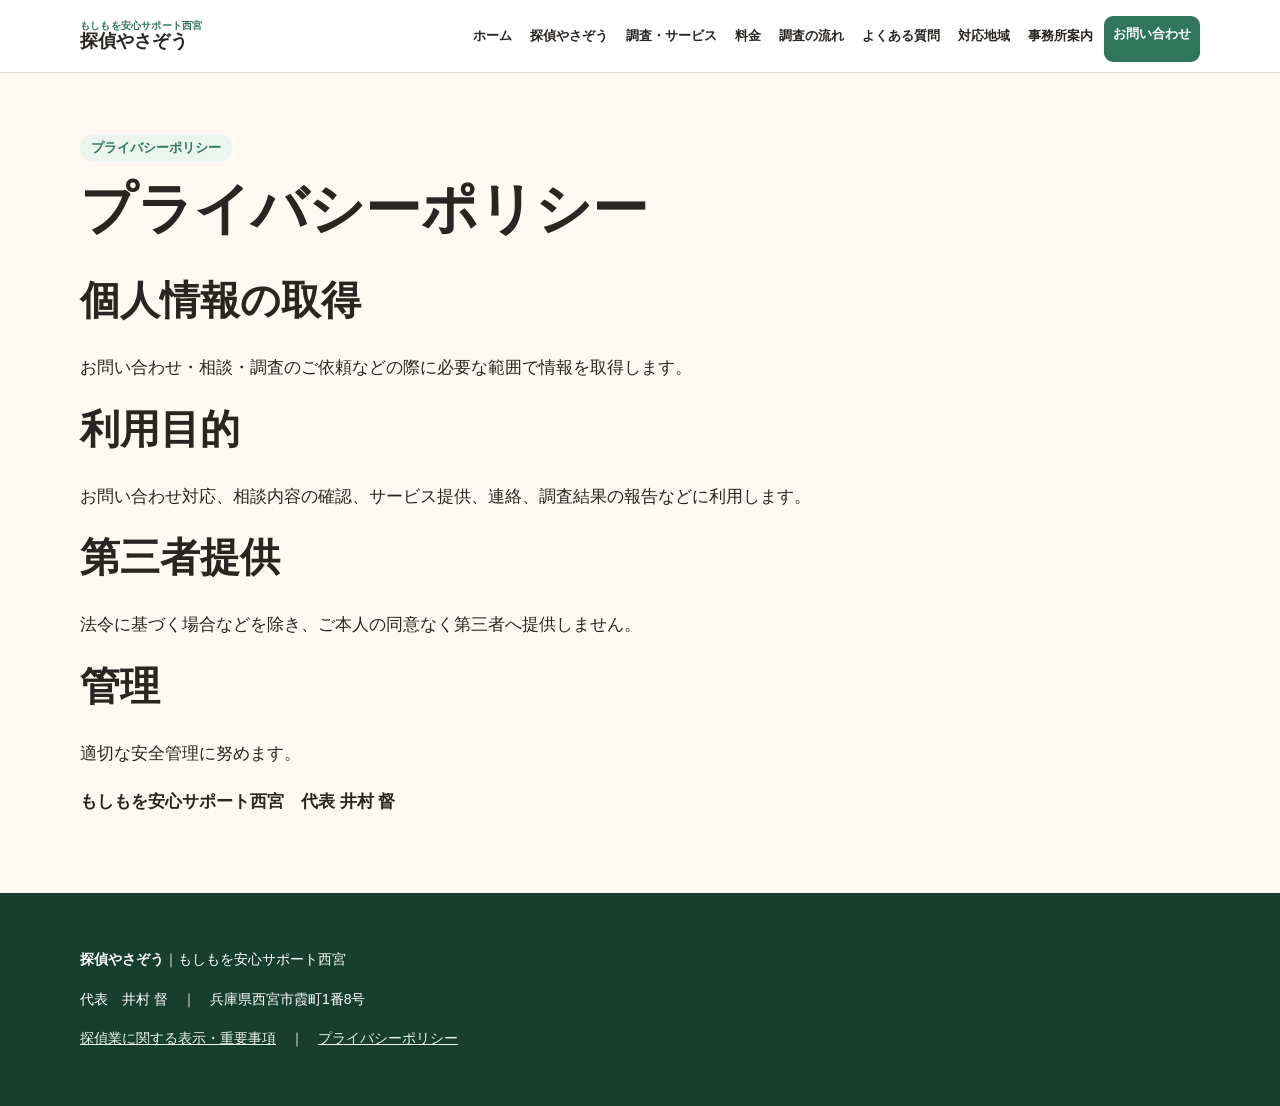
<file: privacy.html>
<!doctype html><html lang="ja"><head><meta charset="utf-8"><meta name="viewport" content="width=device-width,initial-scale=1"><title>プライバシーポリシー｜探偵やさぞう</title><link rel="stylesheet" href="assets/style.css"><!-- Google tag (gtag.js) --><script async src="https://www.googletagmanager.com/gtag/js?id=G-EF1JP037MB"></script><script>window.dataLayer=window.dataLayer||[];function gtag(){dataLayer.push(arguments);}gtag('js',new Date());gtag('config','G-EF1JP037MB');</script></head><body><header class="head"><div class="wrap headin"><a class="logo" href="index.html"><small>もしもを安心サポート西宮</small><strong>探偵やさぞう</strong></a><input class="menu-toggle" type="checkbox" id="menu-toggle"><label class="menu-label" for="menu-toggle" aria-label="メニュー"><span class="open">☰</span><span class="close">×</span></label><nav class="nav"><a href="index.html">ホーム</a><a href="about.html">探偵やさぞう</a><a href="services.html">調査・サービス</a><a href="price.html">料金</a><a href="flow.html">調査の流れ</a><a href="faq.html">よくある質問</a><a href="area.html">対応地域</a><a href="office.html">事務所案内</a><a class="btn" href="contact.html">お問い合わせ</a></nav></div></header>
<main><section class="sec alt"><div class="wrap"><span class="tag">プライバシーポリシー</span><h1>プライバシーポリシー</h1><h2>個人情報の取得</h2><p>お問い合わせ・相談・調査のご依頼などの際に必要な範囲で情報を取得します。</p><h2>利用目的</h2><p>お問い合わせ対応、相談内容の確認、サービス提供、連絡、調査結果の報告などに利用します。</p><h2>第三者提供</h2><p>法令に基づく場合などを除き、ご本人の同意なく第三者へ提供しません。</p><h2>管理</h2><p>適切な安全管理に努めます。</p><p><b>もしもを安心サポート西宮　代表 井村 督</b></p></div></section></main><div class="sticky-contact"><a class="btn line" href="https://lin.ee/oAWZvcK">LINEで相談</a><a class="btn" href="contact.html">お問い合わせ</a></div><footer class="footer"><div class="wrap"><p><b>探偵やさぞう</b>｜もしもを安心サポート西宮</p><p>代表　井村 督　｜　兵庫県西宮市霞町1番8号</p><p><a href="legal.html">探偵業に関する表示・重要事項</a>　｜　<a href="privacy.html">プライバシーポリシー</a></p></div></footer>
</body></html>
</file>
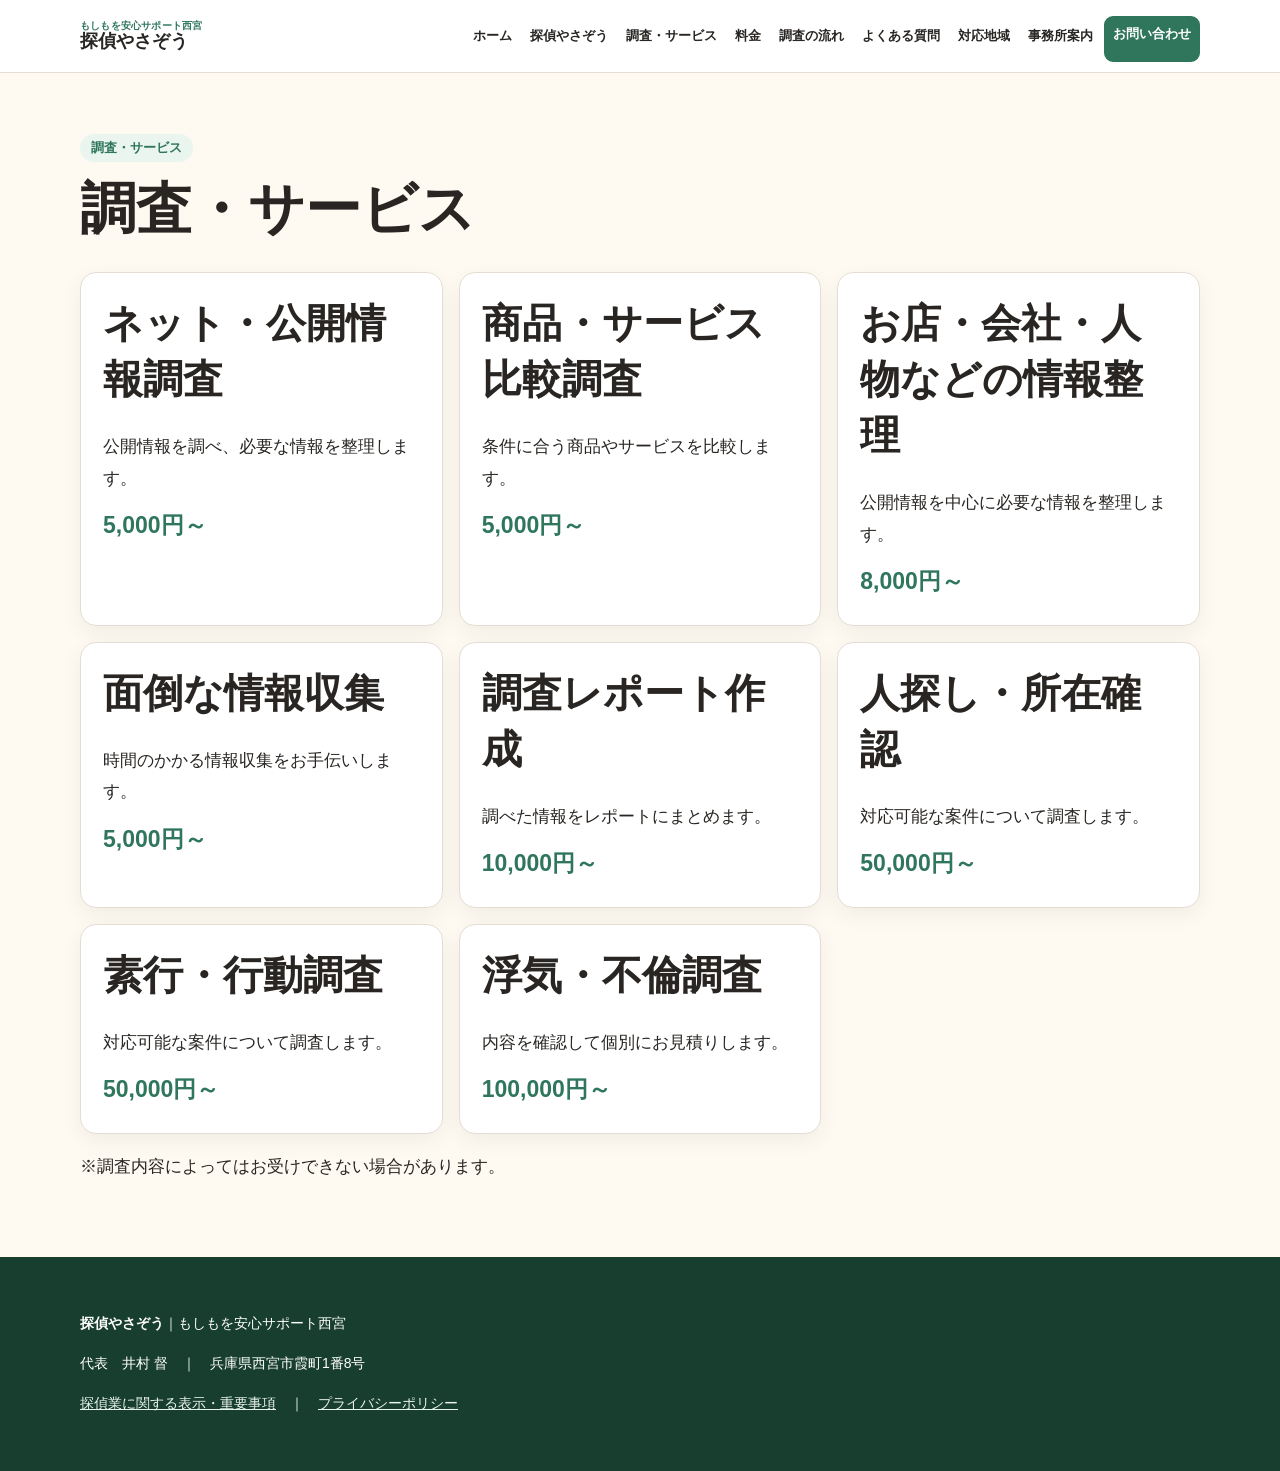
<file: services.html>
<!doctype html><html lang="ja"><head><meta charset="utf-8"><meta name="viewport" content="width=device-width,initial-scale=1"><title>調査・サービス｜探偵やさぞう</title><link rel="stylesheet" href="assets/style.css"><!-- Google tag (gtag.js) --><script async src="https://www.googletagmanager.com/gtag/js?id=G-EF1JP037MB"></script><script>window.dataLayer=window.dataLayer||[];function gtag(){dataLayer.push(arguments);}gtag('js',new Date());gtag('config','G-EF1JP037MB');</script></head><body><header class="head"><div class="wrap headin"><a class="logo" href="index.html"><small>もしもを安心サポート西宮</small><strong>探偵やさぞう</strong></a><input class="menu-toggle" type="checkbox" id="menu-toggle"><label class="menu-label" for="menu-toggle" aria-label="メニュー"><span class="open">☰</span><span class="close">×</span></label><nav class="nav"><a href="index.html">ホーム</a><a href="about.html">探偵やさぞう</a><a href="services.html">調査・サービス</a><a href="price.html">料金</a><a href="flow.html">調査の流れ</a><a href="faq.html">よくある質問</a><a href="area.html">対応地域</a><a href="office.html">事務所案内</a><a class="btn" href="contact.html">お問い合わせ</a></nav></div></header>
<main><section class="sec alt"><div class="wrap"><span class="tag">調査・サービス</span><h1>調査・サービス</h1><div class="grid"><div class="card"><h2>ネット・公開情報調査</h2><p>公開情報を調べ、必要な情報を整理します。</p><b class="price">5,000円～</b></div><div class="card"><h2>商品・サービス比較調査</h2><p>条件に合う商品やサービスを比較します。</p><b class="price">5,000円～</b></div><div class="card"><h2>お店・会社・人物などの情報整理</h2><p>公開情報を中心に必要な情報を整理します。</p><b class="price">8,000円～</b></div><div class="card"><h2>面倒な情報収集</h2><p>時間のかかる情報収集をお手伝いします。</p><b class="price">5,000円～</b></div><div class="card"><h2>調査レポート作成</h2><p>調べた情報をレポートにまとめます。</p><b class="price">10,000円～</b></div><div class="card"><h2>人探し・所在確認</h2><p>対応可能な案件について調査します。</p><b class="price">50,000円～</b></div><div class="card"><h2>素行・行動調査</h2><p>対応可能な案件について調査します。</p><b class="price">50,000円～</b></div><div class="card"><h2>浮気・不倫調査</h2><p>内容を確認して個別にお見積りします。</p><b class="price">100,000円～</b></div></div><p>※調査内容によってはお受けできない場合があります。</p></div></section></main><div class="sticky-contact"><a class="btn line" href="https://lin.ee/oAWZvcK">LINEで相談</a><a class="btn" href="contact.html">お問い合わせ</a></div><footer class="footer"><div class="wrap"><p><b>探偵やさぞう</b>｜もしもを安心サポート西宮</p><p>代表　井村 督　｜　兵庫県西宮市霞町1番8号</p><p><a href="legal.html">探偵業に関する表示・重要事項</a>　｜　<a href="privacy.html">プライバシーポリシー</a></p></div></footer>
</body></html>
</file>
<file: assets/style.css>
:root{
  --green:#2f765d;
  --green-dark:#20543f;
  --green-pale:#eaf5ef;
  --cream:#fffaf1;
  --ink:#282522;
  --muted:#68625c;
  --line:#e4ddd3;
}
*{box-sizing:border-box}
html{scroll-behavior:smooth}
body{
  margin:0;
  background:#fff;
  color:var(--ink);
  font-family:"Noto Sans JP","Hiragino Kaku Gothic ProN","Yu Gothic",Meiryo,sans-serif;
  font-size:17px;
  line-height:1.85;
  -webkit-text-size-adjust:100%;
  text-rendering:optimizeLegibility;
}
a{color:inherit}
img{max-width:100%;height:auto;display:block}
.wrap{width:92%;max-width:1120px;margin:0 auto}

/* ===== Mobile header: CSS-only menu, so it works even if JS is unavailable ===== */
.head{
  position:sticky;
  top:0;
  z-index:1000;
  background:rgba(255,255,255,.98);
  border-bottom:1px solid var(--line);
}
.headin{
  min-height:66px;
  display:flex;
  align-items:center;
  justify-content:space-between;
  gap:12px;
  position:relative;
}
.logo{
  text-decoration:none;
  font-weight:900;
  line-height:1.15;
  white-space:nowrap;
}
.logo small{
  display:block;
  color:var(--green);
  font-size:10px;
  letter-spacing:.02em;
}
.logo strong{font-size:18px}

.menu-toggle{
  position:absolute;
  opacity:0;
  pointer-events:none;
}
.menu-label{
  width:46px;
  height:46px;
  flex:0 0 46px;
  display:grid;
  place-items:center;
  border:1px solid #d9d1c7;
  border-radius:10px;
  background:#fff;
  color:var(--green-dark);
  cursor:pointer;
  font-size:25px;
  line-height:1;
  user-select:none;
}
.menu-label .close{display:none}
.menu-toggle:checked + .menu-label .open{display:none}
.menu-toggle:checked + .menu-label .close{display:inline}

.nav{
  display:none;
  position:absolute;
  left:0;
  right:0;
  top:66px;
  background:#fff;
  border-bottom:1px solid var(--line);
  box-shadow:0 12px 28px rgba(0,0,0,.12);
  padding:10px 4%;
  max-height:calc(100vh - 66px);
  overflow:auto;
}
.menu-toggle:checked ~ .nav{
  display:flex;
  flex-direction:column;
  gap:2px;
}
.nav a{
  display:block;
  padding:13px 11px;
  border-radius:9px;
  text-decoration:none;
  font-size:16px;
  font-weight:800;
}
.nav a:hover{background:var(--green-pale);color:var(--green)}
.nav .btn{color:#fff;text-align:center;margin-top:6px}

/* ===== Hero: full image, never crop it ===== */
.hero{background:#f2fbff}
.hero .wrap{width:100%;max-width:1200px}
.hero img{
  width:100%;
  height:auto;
  max-height:none;
  object-fit:contain;
  object-position:center;
  background:#f2fbff;
}
.copy{
  width:92%;
  max-width:900px;
  margin:0 auto;
  padding:34px 0 50px;
}
.copy h1{
  margin:10px 0 18px;
  font-size:clamp(42px,12vw,72px);
  line-height:1.12;
  color:var(--green-dark);
  letter-spacing:.01em;
  overflow-wrap:anywhere;word-break:normal;
}
.lead{
  font-size:18px;
  line-height:1.95;
  overflow-wrap:anywhere;word-break:normal;
}
.tag{
  display:inline-block;
  padding:4px 11px;
  border-radius:999px;
  background:var(--green-pale);
  color:var(--green);
  font-size:13px;
  font-weight:900;
  line-height:1.5;
}
.btn{
  display:inline-flex;
  align-items:center;
  justify-content:center;
  min-height:46px;
  max-width:100%;
  padding:9px 20px;
  border-radius:999px;
  border:2px solid var(--green);
  background:var(--green);
  color:#fff;
  text-decoration:none;
  font-weight:900;
  line-height:1.45;
  text-align:center;
  overflow-wrap:anywhere;
}
.btn:hover{background:var(--green-dark);border-color:var(--green-dark)}

.sec{padding:58px 0}
.alt{background:var(--cream)}
.sec h1{
  margin:12px 0 28px;
  font-size:clamp(32px,9vw,56px);
  line-height:1.25;
  overflow-wrap:anywhere;word-break:normal;
}
.sec h2{
  margin:0 0 24px;
  font-size:clamp(27px,7vw,40px);
  line-height:1.4;
  overflow-wrap:anywhere;word-break:normal;
}
.sec h3{
  margin:0 0 10px;
  font-size:20px;
  line-height:1.5;
  overflow-wrap:anywhere;word-break:normal;
}
.grid,.two{
  display:grid;
  grid-template-columns:1fr;
  gap:16px;
}
.card{
  background:#fff;
  border:1px solid var(--line);
  border-radius:16px;
  padding:22px;
  box-shadow:0 7px 22px rgba(0,0,0,.055);
}
.card p{margin:8px 0 0}
.price{
  display:block;
  color:var(--green);
  font-size:23px;
  font-weight:900;
  margin-top:10px;
}
.green{background:var(--green);color:#fff}
.green .btn{background:#fff;color:var(--green);border-color:#fff}

.notice{
  padding:16px 18px;
  background:#fff7eb;
  border-left:5px solid #e8a65a;
  border-radius:8px;
}
.faq details{border-bottom:1px solid var(--line);padding:18px 0}
.faq summary{
  cursor:pointer;
  font-weight:900;
  font-size:18px;
  line-height:1.6;
}
table{
  width:100%;
  border-collapse:collapse;
  background:#fff;
  table-layout:fixed;
}
th,td{
  border:1px solid var(--line);
  padding:13px;
  text-align:left;
  vertical-align:top;
  overflow-wrap:anywhere;
  word-break:break-word;
}
th{background:var(--green-pale);width:38%}
input,select,textarea{
  width:100%;
  padding:13px;
  border:1px solid #d6cec3;
  border-radius:9px;
  background:#fff;
  font:inherit;
}
textarea{min-height:170px}
.footer{
  background:#173e2e;
  color:#fff;
  padding:40px 0 100px;
  font-size:14px;
}
.footer a{color:#eaf4ef}
.sticky-contact{
  position:fixed;
  z-index:900;
  left:0;
  right:0;
  bottom:0;
  display:flex;
  gap:7px;
  padding:8px;
  background:rgba(255,255,255,.98);
  border-top:1px solid var(--line);
  box-shadow:0 -6px 18px rgba(0,0,0,.10);
}
.sticky-contact a{
  flex:1;
  text-align:center;
  font-size:14px;
  padding:8px 5px;
  min-height:42px;
}
.sticky-contact .line{background:#fff;color:var(--green)}

@media(min-width:800px){
  .headin{min-height:72px}
  .menu-label{display:none}
  .nav{
    display:flex;
    position:static;
    padding:0;
    border:0;
    box-shadow:none;
    max-height:none;
    overflow:visible;
    align-items:center;
    gap:4px;
    background:transparent;
  }
  .nav a{font-size:13px;padding:7px}
  .grid{grid-template-columns:repeat(3,1fr)}
  .two{grid-template-columns:1fr 1fr}
  .copy{padding:50px 0 64px}
  .sticky-contact{display:none}
  .footer{padding-bottom:40px}
}

/* ===== v4 mobile hero / form ===== */
.hero-inner{display:flex;flex-direction:column}
.hero-inner>img{width:100%;height:auto;max-height:none;object-fit:contain;background:#eaf7ff}
.hero-copy{width:92%;max-width:900px;margin:0 auto;padding:28px 0 46px}
.hero-copy h1{margin:10px 0 16px;font-size:clamp(42px,12vw,66px);line-height:1.12;color:var(--green-dark);letter-spacing:.01em;word-break:keep-all}
.form-status{margin:12px 0 0;font-weight:800}
.form-status.warning{color:#9a641d}
.form-status.success{color:var(--green)}
.form-response{position:absolute;width:1px;height:1px;border:0;opacity:0;pointer-events:none}
button.btn:disabled{opacity:.55;cursor:not-allowed}
@media(min-width:800px){
  .hero-inner{display:grid;grid-template-columns:1.08fr .92fr;align-items:center;gap:0;background:#eaf7ff}
  .hero-inner>img{height:auto;width:100%}
  .hero-copy{width:auto;margin:0;padding:50px 6%}
}


/* ===== v9.1 mobile readability / CTA hardening ===== */
html,body{overflow-x:hidden}
.hero-copy,.copy,.sec .wrap{min-width:0}
.green .cta-row{display:flex;flex-wrap:wrap;gap:10px;margin-top:16px}
.green .cta-row .btn{flex:1 1 240px;margin:0}
@media(max-width:799px){
  .wrap{width:calc(100% - 32px);max-width:none}
  .headin{width:calc(100% - 24px)}
  .logo{min-width:0;overflow:hidden;text-overflow:ellipsis}
  .logo small{font-size:9px}
  .logo strong{font-size:17px}
  .nav{left:0;right:0;width:100%;padding:10px 12px}
  .hero-copy{width:calc(100% - 32px);padding:24px 0 38px}
  .hero-copy h1{font-size:clamp(36px,11vw,54px);overflow-wrap:anywhere;word-break:normal}
  .lead{font-size:16px;line-height:1.85;overflow-wrap:anywhere;word-break:normal}
  .sec{padding:44px 0}
  .sec h1{font-size:clamp(30px,9vw,46px);overflow-wrap:anywhere;word-break:normal}
  .sec h2{font-size:clamp(24px,7vw,34px);overflow-wrap:anywhere;word-break:normal}
  .sec h3{font-size:18px;overflow-wrap:anywhere;word-break:normal}
  .card{padding:18px;border-radius:14px;min-width:0}
  .card p{overflow-wrap:anywhere;word-break:normal}
  .notice{padding:14px 15px;overflow-wrap:anywhere}
  table{font-size:15px}
  th,td{padding:10px}
  th{width:40%}
  .sec p{overflow-wrap:anywhere;word-break:normal}
  .sec .btn{white-space:normal}
  .green .cta-row{display:flex;flex-direction:column;gap:10px}
  .green .cta-row .btn{width:100%;flex:0 0 auto}
  .sticky-contact{padding:7px 8px;gap:6px}
  .sticky-contact a{min-width:0;overflow-wrap:anywhere;white-space:normal}
}


/* ===== Representative profile ===== */
.representative{
  display:grid;
  grid-template-columns:160px 1fr;
  gap:20px;
  align-items:center;
  margin-top:28px;
}
.representative img{
  width:160px;
  height:160px;
  object-fit:cover;
  object-position:center;
  border-radius:50%;
  border:4px solid #fff;
  box-shadow:0 7px 22px rgba(0,0,0,.10);
}
.representative h2{margin:0 0 10px}
.representative p{margin:0}

@media(max-width:799px){
  .representative{
    grid-template-columns:1fr;
    text-align:center;
    justify-items:center;
  }
  .representative img{
    width:180px;
    height:180px;
  }
}
</file>
